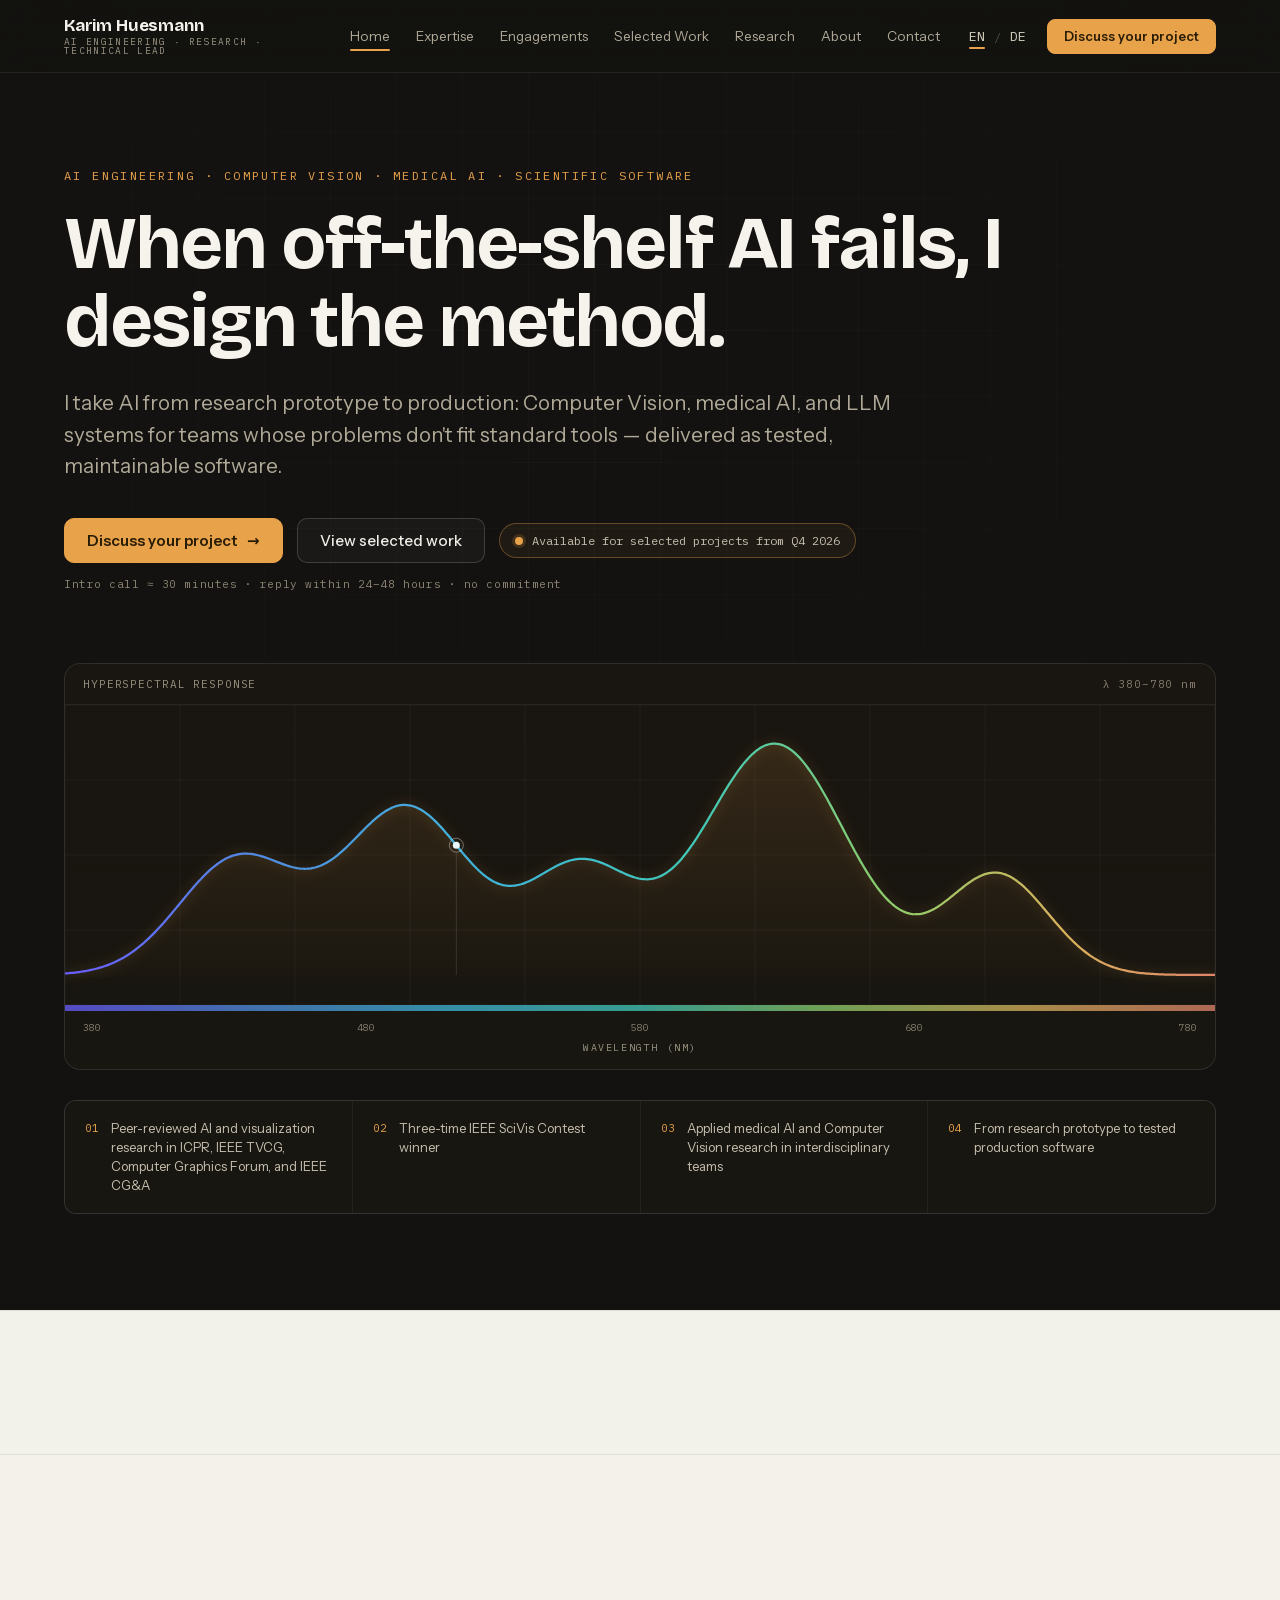
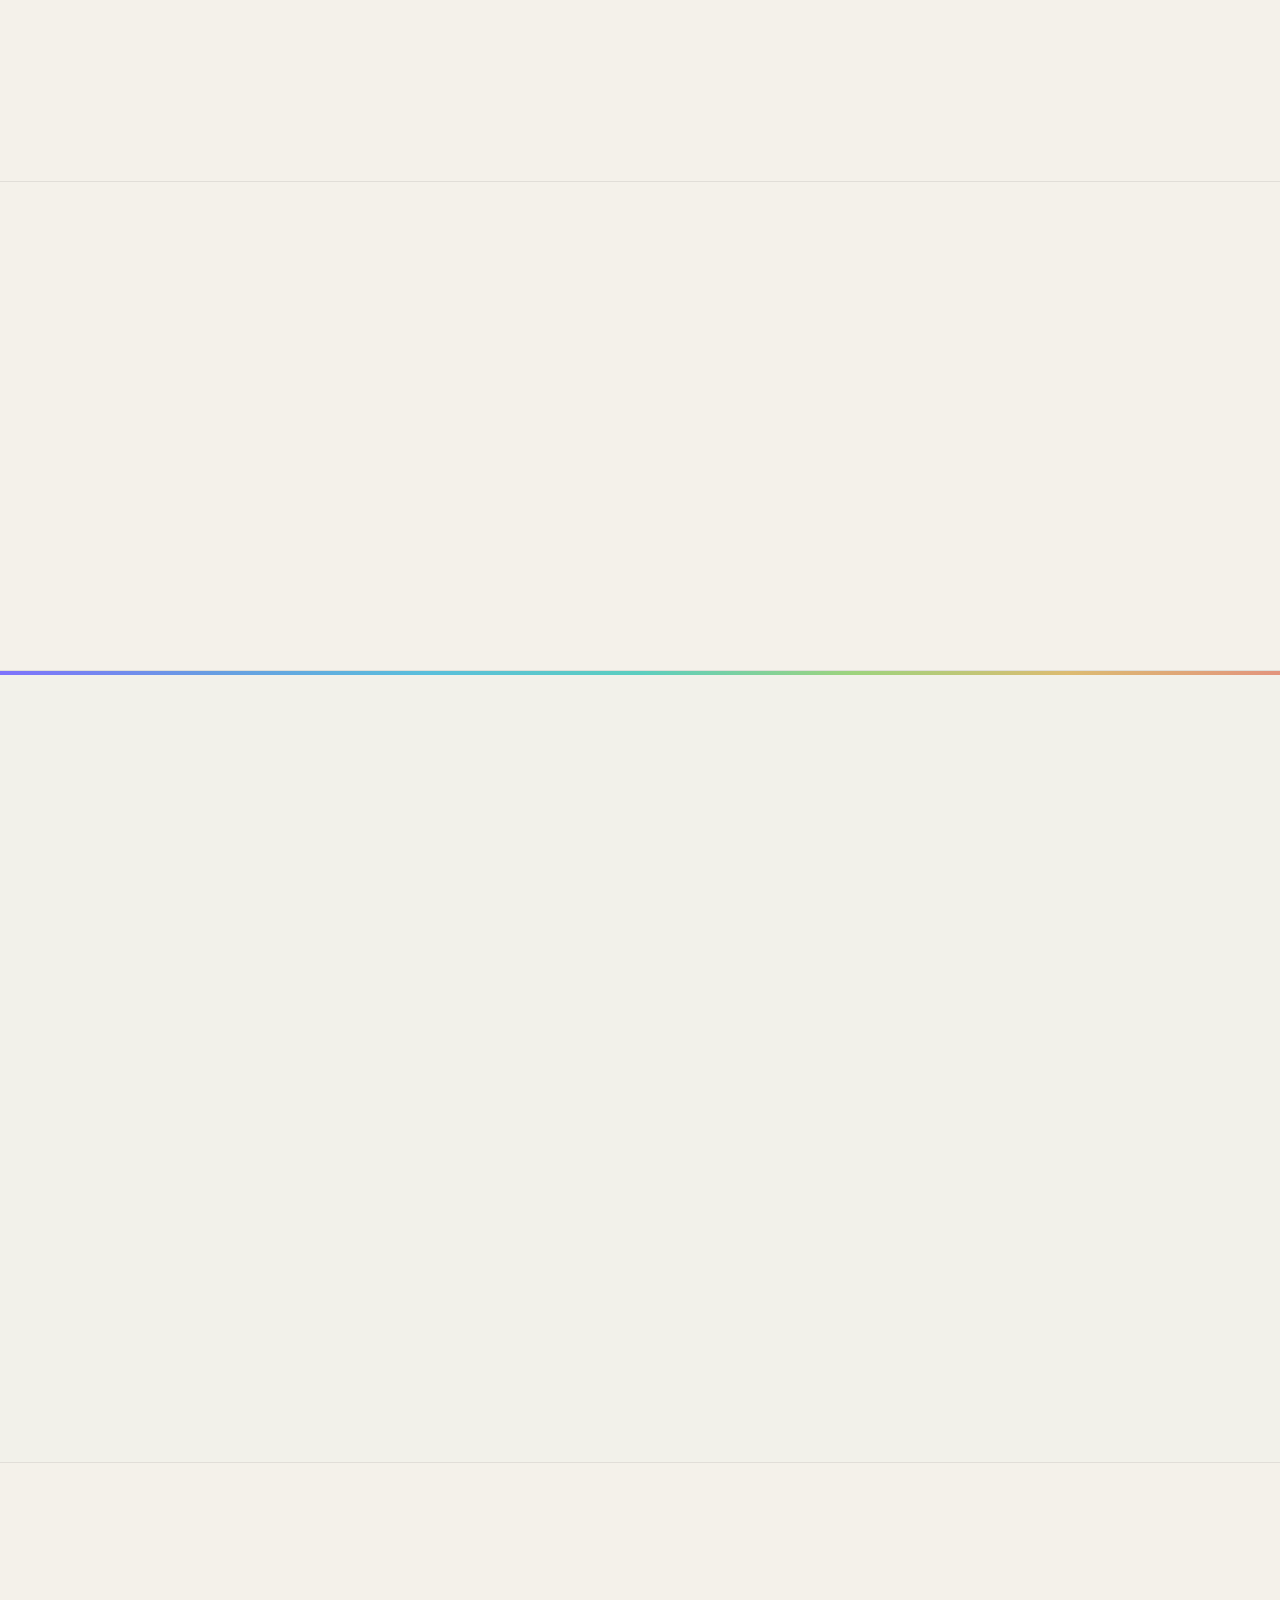
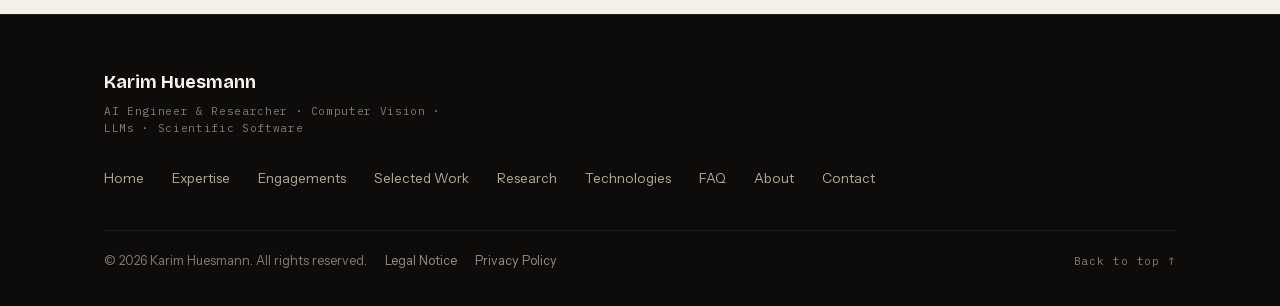
<file: index.html>
<!DOCTYPE html>
<!--
  Standalone hand-editable version of karimhuesmann.com.
  - All content is plain HTML below. English text lives in the elements;
    German translations live in data-de attributes on the same elements
    (the small script at the bottom swaps them).
  - Fonts are in ./fonts, icons and og-image in the site root.
  - All styling lives in styles.css (fonts, base rules, then one class per component,
    ordered top to bottom of the page). No inline styles.
-->
<html lang="en">
<head>
<meta charset="utf-8">
<meta name="viewport" content="width=device-width, initial-scale=1">
<title>Karim Huesmann | Freelance AI Engineer | Computer Vision, LLMs &amp; Medical AI</title>
<meta name="description" content="Freelance AI engineer and researcher in Münster, Germany. Computer Vision, LLM and RAG systems, medical imaging, and reproducible Python pipelines.">
<link rel="canonical" href="https://karimhuesmann.com/">
<meta name="robots" content="index,follow,max-image-preview:large">
<meta name="theme-color" content="#131210">
<link rel="icon" href="favicon.ico" sizes="48x48">
<link rel="icon" type="image/png" sizes="32x32" href="favicon-32x32.png">
<link rel="apple-touch-icon" href="apple-touch-icon.png">
<link rel="manifest" href="site.webmanifest">
<meta property="og:type" content="website">
<meta property="og:site_name" content="Karim Huesmann">
<meta property="og:title" content="Karim Huesmann | Freelance AI Engineer | Computer Vision, LLMs &amp; Medical AI">
<meta property="og:description" content="Freelance AI engineer and researcher in Münster, Germany. Computer Vision, LLM and RAG systems, medical imaging, and reproducible Python pipelines.">
<meta property="og:url" content="https://karimhuesmann.com/">
<meta property="og:image" content="https://karimhuesmann.com/og-image.png">
<meta property="og:image:width" content="1200">
<meta property="og:image:height" content="630">
<meta property="og:image:alt" content="Karim Huesmann, Freelance AI Engineer and Researcher: Computer Vision, LLMs and RAG, Medical AI, Scientific Software">
<meta property="og:locale" content="en_US">
<meta property="og:locale:alternate" content="de_DE">
<meta name="twitter:card" content="summary_large_image">
<meta name="twitter:title" content="Karim Huesmann | Freelance AI Engineer | Computer Vision, LLMs &amp; Medical AI">
<meta name="twitter:description" content="Freelance AI engineer and researcher in Münster, Germany. Computer Vision, LLM and RAG systems, medical imaging, and reproducible Python pipelines.">
<meta name="twitter:image" content="https://karimhuesmann.com/og-image.png">
<script type="application/ld+json">{"@context": "https://schema.org", "@graph": [{"@type": "Person", "@id": "https://karimhuesmann.com/#karim", "name": "Karim Huesmann", "url": "https://karimhuesmann.com/", "jobTitle": "Freelance AI Engineer and Researcher", "email": "mailto:karxxm@googlemail.com", "sameAs": ["https://scholar.google.de/citations?user=oMyql-AAAAAJ", "https://github.com/khuesmann", "https://dblp.org/pid/227/6052.html", "https://www.researchgate.net/profile/Karim-Huesmann"], "address": {"@type": "PostalAddress", "addressLocality": "Münster", "addressCountry": "DE"}, "affiliation": {"@type": "CollegeOrUniversity", "name": "University of Münster"}, "knowsLanguage": ["de", "en"], "knowsAbout": ["Computer Vision", "Hyperspectral Imaging", "Medical Image Analysis", "Whole-Slide Imaging", "Large Language Models", "Retrieval-Augmented Generation", "Embeddings", "Visual Analytics", "Scientific Visualization", "Machine Learning", "Deep Learning", "Python", "PyTorch", "TensorFlow", "Reproducible Research", "Data Pipelines"]}, {"@type": "WebSite", "@id": "https://karimhuesmann.com/#website", "url": "https://karimhuesmann.com/", "name": "Karim Huesmann", "inLanguage": ["en", "de"], "publisher": {"@id": "https://karimhuesmann.com/#karim"}}, {"@type": "ProfessionalService", "@id": "https://karimhuesmann.com/#service", "name": "Karim Huesmann · AI Engineering", "url": "https://karimhuesmann.com/", "image": "https://karimhuesmann.com/og-image.png", "description": "Freelance AI engineering and consulting: Computer Vision systems, LLM and RAG applications, AI prototyping and productization, data and research pipelines, technical consulting.", "provider": {"@id": "https://karimhuesmann.com/#karim"}, "address": {"@type": "PostalAddress", "addressLocality": "Münster", "addressCountry": "DE"}, "areaServed": "Remote / Europe"}, {"@type": "FAQPage", "@id": "https://karimhuesmann.com/#faq", "mainEntity": [{"@type": "Question", "name": "What types of AI projects do you work on?", "acceptedAnswer": {"@type": "Answer", "text": "Computer Vision and imaging systems, including hyperspectral and medical whole-slide pipelines, LLM and RAG applications with evaluation pipelines, and reproducible scientific software for data-intensive problems. Engagements range from prototypes to productization and technical consulting."}}, {"@type": "Question", "name": "Do you work remotely?", "acceptedAnswer": {"@type": "Answer", "text": "Yes. I work remote-first from Münster, Germany, with occasional on-site workshops or kick-offs across Europe."}}, {"@type": "Question", "name": "Can you develop Computer Vision systems?", "acceptedAnswer": {"@type": "Answer", "text": "Yes. I have built image-analysis pipelines covering calibration, preprocessing, segmentation, representation learning, and deep-learning classification for scientific and medical data, including hyperspectral imaging and whole-slide image processing."}}, {"@type": "Question", "name": "Can you help with LLM and RAG applications?", "acceptedAnswer": {"@type": "Answer", "text": "Yes. I design grounded LLM workflows with embeddings, semantic similarity, prompt engineering, and RAG, and I build repeated evaluation pipelines that measure them against established baselines."}}, {"@type": "Question", "name": "Do you collaborate with research teams?", "acceptedAnswer": {"@type": "Answer", "text": "Yes. I am an active researcher with peer-reviewed publications in IEEE TVCG, Computer Graphics Forum, and IEEE CG&A, and I have worked in interdisciplinary teams across computer science and medicine."}}, {"@type": "Question", "name": "How do you approach AI consulting projects?", "acceptedAnswer": {"@type": "Answer", "text": "I start with the problem and the data, test the hardest assumption early, and give an honest feasibility assessment. Development is hypothesis-driven with evaluation built in, and results are handed over as tested, maintainable software."}}, {"@type": "Question", "name": "Are you available for new projects?", "acceptedAnswer": {"@type": "Answer", "text": "Yes, for selected projects from Q4 2026. For larger engagements it helps to reach out early."}}]}]}</script>
<link rel="stylesheet" href="styles.css">
</head>
<body>
<div id="page">
<a class="kh-skip" href="#home"><span data-de="Zum Inhalt springen">Skip to content</span></a>

<header class="site-header">
  <div class="header-inner">
    <a class="brand" href="#home">
      <span class="brand-name">Karim Huesmann</span>
      <span class="brand-role"><span data-de="AI Engineering · Forschung · Technical Lead">AI Engineering · Research · Technical Lead</span></span>
    </a>
    <nav class="nav-desktop" data-desktop-nav="" aria-label="Primary">
      
        <a class="nav-link hv1" href="#home"><span data-de="Start">Home</span></a>
      
        <a class="nav-link hv1" href="#expertise">Expertise</a>
      
        <a class="nav-link hv1" href="#services"><span data-de="Zusammenarbeit">Engagements</span></a>
      
        <a class="nav-link hv1" href="#projects"><span data-de="Projekte">Selected Work</span></a>
      
        <a class="nav-link hv1" href="#research"><span data-de="Forschung">Research</span></a>
      
        <a class="nav-link hv1" href="#about"><span data-de="Über mich">About</span></a>
      
        <a class="nav-link hv1" href="#contact"><span data-de="Kontakt">Contact</span></a>
      
    </nav>
    <div class="header-actions">
      <div class="lang-switch">
        <button id="btn-en" class="lang-btn active" aria-pressed="true">EN</button>
        <span class="lang-divider">/</span>
        <button id="btn-de" class="lang-btn" aria-pressed="false">DE</button>
      </div>
      <a class="hv2 header-cta" data-desktop-nav="" href="#contact"><span data-de="Projekt besprechen">Discuss your project</span></a>
      <button class="burger" data-menu-btn="" id="menu-btn" aria-label="Menu" aria-expanded="false">
        <span class="burger-line"></span>
        <span class="burger-line"></span>
        <span class="burger-line"></span>
      </button>
    </div>
  </div>
  <div class="mobile-panel" data-mobile-panel="" id="mobile-panel" hidden>
      
        <a class="mobile-link" href="#home"><span data-de="Start">Home</span></a>
      
        <a class="mobile-link" href="#expertise">Expertise</a>
      
        <a class="mobile-link" href="#services"><span data-de="Zusammenarbeit">Engagements</span></a>
      
        <a class="mobile-link" href="#projects"><span data-de="Projekte">Selected Work</span></a>
      
        <a class="mobile-link" href="#research"><span data-de="Forschung">Research</span></a>
      
        <a class="mobile-link" href="#about"><span data-de="Über mich">About</span></a>
      
        <a class="mobile-link" href="#contact"><span data-de="Kontakt">Contact</span></a>
      
      <a class="mobile-cta" href="#contact"><span data-de="Projekt besprechen">Discuss your project</span></a>
    </div>
</header>

<main>
<section class="hero" id="home">
  <div class="hero-bg" aria-hidden="true"></div>
  <div class="hero-inner">
    <h1 class="hero-title">
      <span class="hero-eyebrow" data-hero-in=""><span data-de="AI Engineering · Computer Vision · Medical AI · Wissenschaftliche Software">AI Engineering · Computer Vision · Medical AI · Scientific Software</span></span>
      <span class="hero-headline" data-hero-in=""><span data-de="Wo Standard-KI scheitert, entwerfe ich die Methode.">When off-the-shelf AI fails, I design the method.</span></span>
    </h1>
    <p class="hero-sub" data-hero-in=""><span data-de="Ich bringe KI vom Forschungsprototyp in die Produktion: Computer-Vision-, Medical-AI- und LLM-Systeme für Teams, deren Probleme nicht in Standardwerkzeuge passen — übergeben als getestete, wartbare Software.">I take AI from research prototype to production: Computer Vision, medical AI, and LLM systems for teams whose problems don't fit standard tools — delivered as tested, maintainable software.</span></p>
    <div class="hero-actions" data-hero-in="">
      <a class="hv3 btn-primary" href="#contact"><span data-de="Projekt besprechen">Discuss your project</span> <span aria-hidden="true">→</span></a>
      <a class="hv4 btn-ghost" href="#projects"><span data-de="Ausgewählte Arbeiten ansehen">View selected work</span></a>
        <span class="avail-badge">
          <span class="avail-dot" data-pulse=""></span><span data-de="Verfügbar für ausgewählte Projekte ab Q4 2026">Available for selected projects from Q4 2026</span>
        </span>
    </div>
    <p class="hero-micro" data-hero-in=""><span data-de="Kennenlerngespräch ≈ 30 Min. · Antwort innerhalb von 24–48 h · unverbindlich">Intro call ≈ 30 minutes · reply within 24–48 hours · no commitment</span></p>
    <div class="hero-chart" data-hero-in="">
      <div class="chart-head">
        <span class="chart-label-strong">HYPERSPECTRAL RESPONSE</span>
        <span class="chart-label">λ 380–780 nm</span>
      </div>
      <div class="chart-body">
        <canvas class="canvas-block" id="hero-canvas" aria-hidden="true"></canvas>
      </div>
      <div class="spectrum-strip" aria-hidden="true"></div>
      <div class="chart-axis-wrap">
        <div class="chart-axis">
          <span>380</span><span>480</span><span>580</span><span>680</span><span>780</span>
        </div>
        <div class="chart-axis-title">Wavelength (nm)</div>
      </div>
    </div>
    <div class="trust-grid" data-hero-in="">
      
        <div class="trust-cell">
          <span class="trust-num">01</span>
          <span class="trust-text"><span data-de="Peer-reviewed Beiträge in ICPR und Visualisierungsforschung in IEEE TVCG, Computer Graphics Forum und IEEE CG&amp;A">Peer-reviewed AI and visualization research in ICPR, IEEE TVCG, Computer Graphics Forum, and IEEE CG&amp;A</span></span>
        </div>
      
        <div class="trust-cell">
          <span class="trust-num">02</span>
          <span class="trust-text"><span data-de="Dreifacher Gewinner des IEEE SciVis Contest">Three-time IEEE SciVis Contest winner</span></span>
        </div>

        <div class="trust-cell">
          <span class="trust-num">03</span>
          <span class="trust-text"><span data-de="Angewandte Medical-AI- und Computer-Vision-Forschung in interdisziplinären Teams">Applied medical AI and Computer Vision research in interdisciplinary teams</span></span>
        </div>

        <div class="trust-cell">
          <span class="trust-num">04</span>
          <span class="trust-text"><span data-de="Vom Forschungsprototyp zu getesteter, produktionsreifer Software">From research prototype to tested production software</span></span>
        </div>
      
    </div>
  </div>
</section>

<section class="stats-strip" aria-label="Key numbers">
  <div class="container stats-row" data-reveal="">
    <div class="stat-cell">
      <span class="stat-num">6+</span>
      <span class="stat-label"><span data-de="Begutachtete Publikationen, 2020–2025">peer-reviewed publications, 2020–2025</span></span>
    </div>
    <div class="stat-cell">
      <span class="stat-num">3×</span>
      <span class="stat-label"><span data-de="IEEE SciVis Contest Gewinner">IEEE SciVis Contest winner</span></span>
    </div>
    <div class="stat-cell">
      <span class="stat-num">3</span>
      <span class="stat-label"><span data-de="Führende Journals und Konferenzen: ICPR · IEEE TVCG · CGF · IEEE CG&amp;A">leading journals and conferences: ICPR · IEEE TVCG · CGF · IEEE CG&amp;A</span></span>
    </div>
    <div class="stat-cell">
      <span class="stat-num">5</span>
      <span class="stat-label"><span data-de="Problemdomänen, von Medical AI bis LLM-Systeme">problem domains, from medical AI to LLM systems</span></span>
    </div>
  </div>
</section>

<section class="section" id="expertise">
  <div class="container">
    <div class="section-head" data-reveal="">
      <p class="eyebrow">Expertise</p>
      <h2 class="section-title"><span data-de="Fähigkeiten, belegt durch gebaute Systeme">Capabilities grounded in built systems</span></h2>
      <p class="section-intro"><span data-de="Gruppiert nach Problem, nicht nach Werkzeug. Hinter jedem Bereich stehen Systeme, die ich entworfen, implementiert und evaluiert habe — in Forschung und in Engineering-Projekten.">Grouped by problem, not by tool. Behind every area are systems I have designed, implemented, and evaluated — in research and in engineering projects.</span></p>
    </div>
    <div class="block-gap" data-reveal="">
      <article class="feature-card">
        <div class="spectrum-top" aria-hidden="true"></div>
        <div>
          <span class="num-accent">01</span>
          <h3 class="feature-title"><span data-de="Computer Vision &amp; wissenschaftliche Bildgebung">Computer Vision &amp; Scientific Imaging</span></h3>
          <p class="feature-desc"><span data-de="Hyperspektrale Bildgebungs-Workflows von Kalibrierung über räumliche Ausrichtung und spektrale Vorverarbeitung bis zu Dimensionsreduktion und KI-gestützter Analyse. Deep-Learning-Pipelines für große medizinische Bilddatensätze, einschließlich Whole-Slide-Verarbeitung, Patch-Extraktion und Tumoranalyse.">Built hyperspectral imaging workflows covering calibration, spatial alignment, spectral preprocessing, dimensionality reduction, and AI-assisted analysis. Developed deep-learning pipelines for large medical image datasets, including whole-slide processing, patch extraction, and tumor analysis.</span></p>
        </div>
        <div class="feature-tags">
          
            <span class="chip-lg"><span data-de="Hyperspektrale Bildgebung">Hyperspectral Imaging</span></span>
          
            <span class="chip-lg"><span data-de="Medizinische Bildanalyse">Medical Image Analysis</span></span>
          
            <span class="chip-lg"><span data-de="Kalibrierung">Calibration</span></span>
          
            <span class="chip-lg"><span data-de="Segmentierung">Segmentation</span></span>
          
            <span class="chip-lg">Representation Learning</span>
          
            <span class="chip-lg">PCA / UMAP / MDS</span>
          
        </div>
      </article>
    </div>
    <div class="cards-grid" data-reveal="">
      
        <article class="hv5 card">
          <span class="num-accent">02</span>
          <h3 class="card-title"><span data-de="LLM-Systeme">LLM Systems</span></h3>
          <p class="card-desc"><span data-de="Entwurf und Evaluation von Verfahren, die kategoriale Daten mit LLMs in aussagekräftige numerische Repräsentationen überführen. Wiederholbare Evaluations-Pipelines, Embeddings, semantische Ähnlichkeitsanalyse und RAG-basierte Workflows.">Designed and evaluated methods that use LLMs to transform categorical data into meaningful numerical representations. Built repeated evaluation pipelines, embeddings, semantic similarity analysis, and RAG-based workflows.</span></p>
          <div class="tag-row">
            
              <span class="chip">Embeddings</span>
            
              <span class="chip">RAG</span>
            
              <span class="chip">Prompt Engineering</span>
            
              <span class="chip"><span data-de="Evaluations-Pipelines">Evaluation Pipelines</span></span>
            
          </div>
        </article>
      
        <article class="hv5 card">
          <span class="num-accent">03</span>
          <h3 class="card-title"><span data-de="Visualisierung &amp; Visual Analytics">Visualization &amp; Visual Analytics</span></h3>
          <p class="card-desc"><span data-de="Forschung zu Visual Analytics, Ähnlichkeitsvisualisierung und KI-gestützter Visualisierung, publiziert in führenden Venues. Ich mache hochdimensionale und raum-zeitliche Daten für Fachexperten interpretierbar.">Research in visual analytics, similarity visualization, and AI-assisted visualization, published in leading venues. I make high-dimensional and spatio-temporal data interpretable for domain experts.</span></p>
          <div class="tag-row">
            
              <span class="chip">Visual Analytics</span>
            
              <span class="chip"><span data-de="Ähnlichkeitsvisualisierung">Similarity Visualization</span></span>
            
              <span class="chip"><span data-de="Raum-zeitliche Daten">Spatio-temporal Data</span></span>
            
              <span class="chip"><span data-de="Dimensionsreduktion">Dimensionality Reduction</span></span>
            
          </div>
        </article>
      
        <article class="hv5 card">
          <span class="num-accent">04</span>
          <h3 class="card-title"><span data-de="Datenintensive Software">Data-Intensive Software</span></h3>
          <p class="card-desc"><span data-de="Reproduzierbare Pipelines für große Datensätze, SQL-gestützte Systeme, Batch-Verarbeitung sowie GPU- und HPC-Workflows, einschließlich Optimierungsarbeit an rund 30 GB MS-SQL-Daten.">Built reproducible pipelines for large datasets, SQL-backed systems, batch processing, and GPU and HPC workflows, including optimization work on roughly 30 GB of MS SQL data.</span></p>
          <div class="tag-row">
            
              <span class="chip"><span data-de="Reproduzierbare Pipelines">Reproducible Pipelines</span></span>
            
              <span class="chip">SQL / MS SQL</span>
            
              <span class="chip"><span data-de="Batch-Verarbeitung">Batch Processing</span></span>
            
              <span class="chip">HPC / Slurm</span>
            
          </div>
        </article>
      
        <article class="hv5 card">
          <span class="num-accent">05</span>
          <h3 class="card-title">Software Engineering</h3>
          <p class="card-desc"><span data-de="Robuste Python-Anwendungen mit Tests, Containern, CI/CD und REST-APIs. Ich überführe Forschungsprototypen in wartbare, getestete Systeme.">Robust Python applications with testing, containers, CI/CD, and REST APIs. I turn research prototypes into maintainable, tested systems.</span></p>
          <div class="tag-row">
            
              <span class="chip">Python</span>
            
              <span class="chip">PyTorch</span>
            
              <span class="chip">Docker</span>
            
              <span class="chip">PyTest</span>
            
              <span class="chip">FastAPI</span>
            
              <span class="chip">CI/CD</span>
            
          </div>
        </article>
      
    </div>
  </div>
</section>

<section class="section" id="services">
  <div class="split-grid">
    <div data-reveal="">
      <p class="eyebrow"><span data-de="Engagement-Modelle">Engagement Models</span></p>
      <h2 class="split-title"><span data-de="Drei Formen der Zusammenarbeit">Three ways we can work together</span></h2>
      <p class="services-intro"><span data-de="Ich übernehme eine kleine Zahl von Projekten mit forschungsnahen Teams — Biotech- und Medizintechnik-Unternehmen, wissenschaftlichen Laboren und Engineering-Teams, die mit hochdimensionalen Daten arbeiten. Jedes Engagement wird um das zu lösende Problem herum geplant, nicht um ein festes Toolkit.">I take on a small number of projects with research-driven teams — biotech and medical-device companies, scientific R&amp;D labs, and engineering teams working with high-dimensional data. Each engagement is scoped around the problem to solve, not around a fixed toolkit.</span></p>
    </div>
    <div data-reveal="">

        <div class="service-row">
          <span class="diamond"></span>
          <div>
            <div class="service-title-row">
              <h3 class="service-title"><span data-de="Beratung &amp; Machbarkeits-Audit">Advisory &amp; Feasibility Audit</span></h3>
              <span class="mini-label"><span data-de="1–2 Wochen">1–2 weeks</span></span>
            </div>
            <p class="service-desc"><span data-de="Ein fokussiertes Scoping-Engagement: Architektur-Review, Modell-Machbarkeit, Analyse von Engpässen in GPU- und Datenpipelines und eine Datenstrategie. Sie erhalten eine Architekturempfehlung mit einem ehrlichen Go/No-Go samt Begründung — bevor Sie ein volles Entwicklungsbudget binden.">A focused scoping engagement: architecture review, model feasibility, GPU and data-pipeline bottleneck analysis, and data strategy. You get an architecture recommendation with an honest go/no-go and the reasoning behind it — before you commit a full development budget.</span></p>
          </div>
        </div>

        <div class="service-row">
          <span class="diamond"></span>
          <div>
            <div class="service-title-row">
              <h3 class="service-title"><span data-de="Implementierung &amp; Lead AI Engineering">Core Implementation &amp; Lead AI Engineering</span></h3>
              <span class="mini-label"><span data-de="Projektbasiert">Project-based</span></span>
            </div>
            <p class="service-desc"><span data-de="Eingebettete Umsetzung des Systems selbst — Computer-Vision-Pipelines, LLM- und RAG-Anwendungen, wissenschaftliche Software. Vom ersten Prototyp über die Evaluation bis zur getesteten, dokumentierten Übergabe.">Embedded delivery of the system itself — Computer Vision pipelines, LLM and RAG applications, scientific software. From first prototype through evaluation to a tested, documented handover.</span></p>
          </div>
        </div>

        <div class="service-row">
          <span class="diamond"></span>
          <div>
            <div class="service-title-row">
              <h3 class="service-title"><span data-de="Research-to-Production-Retainer">Research-to-Production Retainer</span></h3>
              <span class="mini-label"><span data-de="Wenige Tage pro Monat">A few days per month</span></span>
            </div>
            <p class="service-desc"><span data-de="Fraktionale technische Leitung für interne R&amp;D-Teams: Algorithmen verfeinern, Evaluations-Pipelines aufsetzen und Forschungscode für den Produktivbetrieb härten.">Fractional technical-lead support for internal R&amp;D teams: refining algorithms, establishing evaluation pipelines, and hardening research code for production.</span></p>
          </div>
        </div>

        <div class="mt-22">
          <a class="hv4 btn-secondary" href="#contact-project"><span data-de="Unverbindliches Gespräch starten">Start the conversation</span> <span aria-hidden="true">→</span></a>
        </div>

    </div>
  </div>
</section>

<section class="section" id="projects">
  <div class="container">
    <div class="section-head" data-reveal="">
      <p class="eyebrow"><span data-de="Ausgewählte Arbeiten">Selected Work</span></p>
      <h2 class="section-title"><span data-de="Fallstudien aus Forschung und Engineering">Case studies from research and engineering</span></h2>
      <p class="section-intro"><span data-de="Diese Fallstudien zeigen, wie ich KI-Probleme ohne offensichtliche Lösung angehe — und was am Ende bleibt: funktionierende, wartbare Software. Wo messbare Ergebnisse noch nicht publiziert sind, beschreibe ich den Stand präzise, statt Zahlen zu erfinden.">These case studies show how I approach AI problems that lack an obvious solution — and what remains at the end: working, maintainable software. Where measurable results are not yet published, I describe the state precisely instead of inventing numbers.</span></p>
    </div>
    <div class="projects-grid" data-reveal="">
      
        <article class="hv6 project-card">
          <div class="project-media">
            
              <canvas class="card-viz canvas-block" aria-hidden="true" data-viz="spectral"></canvas>
            
            
            <span class="project-num-badge">01</span>
          </div>
          <div class="project-body">
            <span class="project-tag"><span data-de="Wissenschaftliche Bildgebung · Hyperspektral">Scientific Imaging · Hyperspectral</span></span>
            <h3 class="project-title"><span data-de="Hyperspektrale Bildgebung und Kalibrierung">Hyperspectral Imaging and Calibration</span></h3>
            <div class="project-rows">
              <div class="project-row">
                <span class="project-label"><span data-de="Herausforderung">Challenge</span></span>
                <span class="project-text"><span data-de="Hyperspektralkameras erzeugen hochdimensionale Daten, die sorgfältige Kalibrierung, Ausrichtung und Vorverarbeitung erfordern, bevor verlässliche Aussagen möglich sind.">Hyperspectral cameras produce high-dimensional data that requires careful calibration, alignment, and preprocessing before reliable conclusions can be drawn.</span></span>
              </div>
              <div class="project-row">
                <span class="project-label"><span data-de="Technisches Vorgehen">Engineering approach</span></span>
                <span class="project-text"><span data-de="Kalibrierungs-Workflows implementiert und verbessert, distanzabhängige Effekte wie räumliche Kanalverschiebungen und Parallaxe analysiert sowie spektrale Vorverarbeitung, Clustering und Dimensionsreduktion evaluiert.">Implemented and improved calibration workflows, analyzed distance-dependent effects such as spatial channel shifts and parallax, and evaluated spectral preprocessing, clustering, and dimensionality-reduction techniques.</span></span>
              </div>
              <div class="project-row">
                <span class="project-label"><span data-de="Mein Beitrag">My contribution</span></span>
                <span class="project-text"><span data-de="Software für wiederholbare Messungen und Analysen entworfen und gebaut, von Rohsensordaten bis zu kalibrierten, analysierbaren Spektren.">Designed and built the software for repeatable measurements and analysis, from raw sensor data to calibrated, analyzable spectra.</span></span>
              </div>
            </div>
            <div class="status-box">
              <span class="status-label"><span data-de="Ergebnis">Outcome</span></span>
              <span class="status-text"><span data-de="Wiederholbare Analysen ermöglicht und Kalibrierungseffekte sichtbar gemacht, die nachgelagerte Ergebnisse sonst verzerren würden.">Enabled repeatable analysis and revealed calibration-related effects that would otherwise distort downstream results.</span></span>
            </div>
            <div class="tag-row">
              
                <span class="chip">Python</span>
              
                <span class="chip">NumPy</span>
              
                <span class="chip">SciPy</span>
              
                <span class="chip">scikit-learn</span>
              
            </div>
          </div>
        </article>
      
        <article class="hv6 project-card">
          <div class="project-media">
            <img class="project-img" src="wsi-hypophysis.jpg" width="1100" height="916" loading="lazy" decoding="async" alt="Hematoxylin and eosin stained pituitary whole-slide image">
            <span class="project-media-caption"><span data-de="H&amp;E · Hypophysen-Whole-Slide-Image">H&amp;E · pituitary whole-slide image</span></span>
            <span class="project-num-badge">02</span>
          </div>
          <div class="project-body">
            <span class="project-tag"><span data-de="Medical AI · Digitale Pathologie">Medical AI · Digital Pathology</span></span>
            <h3 class="project-title"><span data-de="Analyse medizinischer Whole-Slide-Images">Medical Whole-Slide Image Analysis</span></h3>
            <div class="project-rows">
              <div class="project-row">
                <span class="project-label"><span data-de="Herausforderung">Challenge</span></span>
                <span class="project-text"><span data-de="Whole-Slide-Images sind riesig und heterogen; tumorrelevante Signale lassen sich mit Standard-Workflows kaum verlässlich extrahieren.">Whole-slide images are enormous and heterogeneous, and tumor-relevant signal is difficult to extract reliably with standard workflows.</span></span>
              </div>
              <div class="project-row">
                <span class="project-label"><span data-de="Technisches Vorgehen">Engineering approach</span></span>
                <span class="project-text"><span data-de="Pipelines für Whole-Slide-Verarbeitung, Patch-Extraktion und Datensatzvorbereitung entwickelt sowie Representation-Learning- und Klassifikationsansätze für Tumorklassifikation und -grading trainiert.">Developed pipelines for whole-slide image processing, patch extraction, and dataset preparation, and trained representation-learning and classification approaches for tumor classification and grading.</span></span>
              </div>
              <div class="project-row">
                <span class="project-label"><span data-de="Mein Beitrag">My contribution</span></span>
                <span class="project-text"><span data-de="Verarbeitungspipelines und Werkzeuge zur Sichtung von Bildregionen und extrahierten Patches gebaut, in enger Zusammenarbeit mit medizinischen Forschern. Aufgrund der medizinischen Natur des Projekts habe ich Methoden aus der erklärbaren KI (XAI) wie Grad-CAM eingesetzt, um Modellvorhersagen auf die zugrunde liegenden Geweberegionen zurückführbar zu machen.">Built the processing pipelines and the tools for reviewing image regions and extracted patches, collaborating closely with medical researchers. Given the medical nature of the project, I applied methods from explainable AI (XAI) such as Grad-CAM, so model predictions could be traced back to the tissue regions driving them.</span></span>
              </div>
            </div>
            <div class="status-box">
              <span class="status-label"><span data-de="Ergebnis">Outcome</span></span>
              <span class="status-text"><span data-de="Eine wiederverwendbare, erklärbare Grundlage für Tumoranalysen auf großen medizinischen Bilddatensätzen geschaffen — mit Datenaufbereitung, Training und Evaluation in wartbaren Komponenten getrennt, sodass Experimente reproduzierbar bleiben.">Created a reusable, explainable foundation for tumor analysis on large medical image datasets — with data preparation, training, and evaluation separated into maintainable components that keep experiments reproducible.</span></span>
            </div>
            <div class="tag-row">
              
                <span class="chip">PyTorch</span>
              
                <span class="chip">OpenSlide</span>

                <span class="chip">Python</span>

                <span class="chip">Deep Learning</span>

                <span class="chip">Grad-CAM / XAI</span>

            </div>
          </div>
        </article>

        <article class="hv6 project-card">
          <div class="project-media">

              <canvas class="card-viz canvas-block" aria-hidden="true" data-viz="embedding"></canvas>
            
            
            <span class="project-num-badge">03</span>
          </div>
          <div class="project-body">
            <span class="project-tag"><span data-de="LLM-Systeme · Embeddings">LLM Systems · Embeddings</span></span>
            <h3 class="project-title"><span data-de="LLM-basierte Repräsentation kategorialer Daten">LLM-Based Categorical Data Representation</span></h3>
            <div class="project-rows">
              <div class="project-row">
                <span class="project-label"><span data-de="Herausforderung">Challenge</span></span>
                <span class="project-text"><span data-de="Kategorialen Variablen fehlen oft aussagekräftige numerische Repräsentationen für Ähnlichkeitsanalyse und Visualisierung.">Categorical variables often lack meaningful numerical representations for similarity analysis and visualization.</span></span>
              </div>
              <div class="project-row">
                <span class="project-label"><span data-de="Technisches Vorgehen">Engineering approach</span></span>
                <span class="project-text"><span data-de="Experimentelle Pipeline entworfen, die mit LLMs semantische Merkmale und numerische Zuordnungen ableitet, mit wiederholten Läufen und statistischer Evaluation von Ähnlichkeit und Ordnung gegen etablierte Baselines.">Designed an experimental pipeline that uses LLMs to derive semantic traits and numerical assignments, with repeated runs and statistical evaluation of similarity and ordering against traditional baselines.</span></span>
              </div>
              <div class="project-row">
                <span class="project-label"><span data-de="Mein Beitrag">My contribution</span></span>
                <span class="project-text"><span data-de="Methode und automatisierte Evaluation entworfen und die Ergebnisse in Visualisierungs-Workflows integriert.">Designed the method and the automated evaluation, and integrated the results into visualization workflows.</span></span>
              </div>
            </div>
            <div class="status-box">
              <span class="status-label"><span data-de="Ergebnis">Outcome</span></span>
              <span class="status-text"><span data-de="Systematischen Vergleich LLM-basierter Repräsentationen mit etablierten Verfahren ermöglicht, als Teil laufender Visualisierungsforschung.">Supported systematic comparison of LLM-derived representations with established methods, as part of ongoing visualization research.</span></span>
            </div>
            <div class="tag-row">
              
                <span class="chip">Python</span>
              
                <span class="chip">LLM APIs</span>
              
                <span class="chip">Embeddings</span>
              
                <span class="chip"><span data-de="Statistische Evaluation">Statistical Evaluation</span></span>
              
            </div>
          </div>
        </article>
      
        <article class="hv6 project-card project-extra">
          <div class="project-media">

              <canvas class="card-viz canvas-block" aria-hidden="true" data-viz="trajectory"></canvas>
            
            
            <span class="project-num-badge">04</span>
          </div>
          <div class="project-body">
            <span class="project-tag"><span data-de="Data Engineering · HPC">Data Engineering · HPC</span></span>
            <h3 class="project-title"><span data-de="Großskalige Daten- und Forschungspipelines">Large-Scale Data and Research Pipelines</span></h3>
            <div class="project-rows">
              <div class="project-row">
                <span class="project-label"><span data-de="Herausforderung">Challenge</span></span>
                <span class="project-text"><span data-de="Große Forschungs- und Unternehmensdatensätze werden mit dem Wachstum langsam abzufragen und schwer verlässlich zu verarbeiten.">Large research and business datasets become slow to query and difficult to process reliably as they grow.</span></span>
              </div>
              <div class="project-row">
                <span class="project-label"><span data-de="Technisches Vorgehen">Engineering approach</span></span>
                <span class="project-text"><span data-de="Datenzugriff und -verarbeitung für rund 30 GB MS-SQL-Daten optimiert und automatisierte, verlässliche Datenverarbeitungs-Workflows um strukturierte Datenbanken gebaut.">Optimized data access and processing for roughly 30 GB of MS SQL data and built automated, reliable data-processing workflows around structured databases.</span></span>
              </div>
              <div class="project-row">
                <span class="project-label"><span data-de="Mein Beitrag">My contribution</span></span>
                <span class="project-text"><span data-de="Datenbankoptimierung und die Python-Anwendungen implementiert, die analytische Pipelines mit den Daten verbinden.">Implemented the database optimization and the Python applications connecting analytical pipelines to the data.</span></span>
              </div>
            </div>
            <div class="status-box">
              <span class="status-label"><span data-de="Ergebnis">Outcome</span></span>
              <span class="status-text"><span data-de="Robustheit des Workflows verbessert und manuelle Verarbeitung reduziert.">Improved the robustness of the workflow and reduced manual processing.</span></span>
            </div>
            <div class="tag-row">
              
                <span class="chip">Python</span>
              
                <span class="chip">MS SQL</span>
              
                <span class="chip"><span data-de="Batch-Verarbeitung">Batch Processing</span></span>
              
                <span class="chip">Docker</span>

            </div>
          </div>
        </article>

        <article class="hv6 project-card project-extra">
          <div class="project-media">

              <div class="media-placeholder">
                <span class="media-placeholder-label"><span data-de="Hochdimensionale Daten · interaktive Projektionen">high-dimensional data · interactive projections</span></span>
              </div>

            <span class="project-num-badge">05</span>
          </div>
          <div class="project-body">
            <span class="project-tag"><span data-de="Visual Analytics · Dimensionsreduktion">Visual Analytics · Dimensionality Reduction</span></span>
            <h3 class="project-title"><span data-de="Visualisierung hochdimensionaler Daten">Visualizing High-Dimensional Data</span></h3>
            <div class="project-rows">
              <div class="project-row">
                <span class="project-label"><span data-de="Herausforderung">Challenge</span></span>
                <span class="project-text"><span data-de="Bei Daten mit hunderten Dimensionen verbergen Standard-Diagramme mehr, als sie zeigen — Fachexperten können ihren eigenen Datensätzen nicht trauen.">When data has hundreds of dimensions, standard plots hide more than they show — leaving domain experts unable to trust their own datasets.</span></span>
              </div>
              <div class="project-row">
                <span class="project-label"><span data-de="Technisches Vorgehen">Engineering approach</span></span>
                <span class="project-text"><span data-de="Visualisierungsmethoden entworfen, die Dimensionsreduktion, Machine Learning und interaktive Visual Analytics kombinieren, um verborgene Strukturen in hochdimensionalen Daten sichtbar zu machen.">Designed visualization methods combining dimensionality reduction, machine learning, and interactive visual analytics to reveal hidden structures within high-dimensional data.</span></span>
              </div>
              <div class="project-row">
                <span class="project-label"><span data-de="Mein Beitrag">My contribution</span></span>
                <span class="project-text"><span data-de="Die Methoden im Rahmen meiner Forschung entwickelt und implementiert, vom Prototyp bis zur Evaluation mit Fachexperten.">Developed and implemented the methods as part of my research, from prototype to evaluation with domain experts.</span></span>
              </div>
            </div>
            <div class="status-box">
              <span class="status-label"><span data-de="Ergebnis">Outcome</span></span>
              <span class="status-text"><span data-de="Neuartige, in führenden Venues publizierte Visualisierungsansätze beigetragen, die Forschern die Exploration komplexer Datensätze erleichtern.">Contributed novel visualization approaches published in leading venues, enabling researchers to better explore and understand complex datasets.</span></span>
            </div>
            <div class="tag-row">

                <span class="chip"><span data-de="Visualisierung">Visualization</span></span>

                <span class="chip">Visual Analytics</span>

                <span class="chip">PCA / UMAP / MDS</span>

                <span class="chip">Machine Learning</span>

            </div>
          </div>
        </article>

    </div>
    <div class="projects-more-row" data-reveal="">
      <button class="hv4 btn-secondary" id="projects-toggle" type="button"><span aria-hidden="true">↓</span> <span data-de="Alle Engineering-Highlights anzeigen">View all engineering highlights</span></button>
    </div>
  </div>
</section>

<section class="section" id="research">
  <div class="container">
    <div class="section-head-wide" data-reveal="">
      <p class="eyebrow"><span data-de="Forschung">Research</span></p>
      <h2 class="section-title"><span data-de="Forschung, die sich in Engineering übersetzt">Research that translates into engineering</span></h2>
      <p class="section-intro"><span data-de="Forschung ist hier keine Randnotiz — sie ist die Quelle meiner Engineering-Standards. Peer-Review erzwingt präzise Problemstellungen, ehrliche Evaluation gegen Baselines und reproduzierbare Ergebnisse. Kundenprojekte messe ich an derselben Latte.">Research is not a side note here — it is where my engineering standards come from. Peer review forces precise problem statements, honest evaluation against baselines, and reproducible results. I hold client projects to the same bar.</span></p>
    </div>
    <div class="research-grid" data-reveal="">
      <ul class="plain-list">
        
          <li class="bullet-row">
            <span class="diamond"></span>
            <span class="bullet-text"><span data-de="Begutachtete Publikationen in IEEE Transactions on Visualization and Computer Graphics, Computer Graphics Forum und IEEE Computer Graphics and Applications">Peer-reviewed publications in IEEE Transactions on Visualization and Computer Graphics, Computer Graphics Forum, and IEEE Computer Graphics and Applications</span></span>
          </li>
        
          <li class="bullet-row">
            <span class="diamond"></span>
            <span class="bullet-text"><span data-de="Kumulative Dissertation in Visualisierung an der Universität Münster in Arbeit">Cumulative dissertation in visualization in progress at the University of Münster</span></span>
          </li>

          <li class="bullet-row">
            <span class="diamond"></span>
            <span class="bullet-text"><span data-de="Lehre in Computergrafik und Visualisierung sowie Betreuung von Studierenden an der Universität Münster">Taught Computer Graphics and Visualization and supervised students at the University of Münster</span></span>
          </li>

          <li class="bullet-row">
            <span class="diamond"></span>
            <span class="bullet-text"><span data-de="Drei Siege im IEEE SciVis Contest">Three IEEE SciVis Contest wins</span></span>
          </li>
        
          <li class="bullet-row">
            <span class="diamond"></span>
            <span class="bullet-text"><span data-de="Forschungsthemen: Visual Analytics, Ähnlichkeitsvisualisierung, Dimensionsreduktion, raum-zeitliche Daten">Research topics include visual analytics, similarity visualization, dimensionality reduction, and spatio-temporal data</span></span>
          </li>
        
          <li class="bullet-row">
            <span class="diamond"></span>
            <span class="bullet-text"><span data-de="Interdisziplinäre Zusammenarbeit zwischen Informatik und Medizin">Interdisciplinary collaboration between computer science and medicine</span></span>
          </li>
        
      </ul>
      <div class="pub-card">
        <p class="pub-head"><span data-de="Ausgewählte Publikationen">Selected publications</span></p>
        <div class="pub-list">
          
            <div class="pub-item">
              <div class="pub-meta"><span class="accent">IEEE TVCG</span><span class="muted">2025</span></div>
              <a class="hv7 pub-link" href="https://doi.org/10.1109/TVCG.2024.3460652" target="_blank" rel="noopener">Large Language Models for Transforming Categorical Data to Interpretable Feature Vectors</a>
            </div>
          
            <div class="pub-item">
              <div class="pub-meta"><span class="accent">Computer Graphics Forum</span><span class="muted">2022</span></div>
              <a class="hv7 pub-link" href="https://doi.org/10.1111/cgf.14548" target="_blank" rel="noopener">SimilarityNet: A Deep Neural Network for Similarity Analysis Within Spatio-temporal Ensembles</a>
            </div>
          
            <div class="pub-item">
              <div class="pub-meta"><span class="accent">Computer Graphics Forum</span><span class="muted">2021</span></div>
              <a class="hv7 pub-link" href="https://doi.org/10.1111/cgf.14326" target="_blank" rel="noopener">Uncertainty-aware Visualization of Regional Time Series Correlation in Spatio-temporal Ensembles</a>
            </div>
          
            <div class="pub-item">
              <div class="pub-meta"><span class="accent">IEEE CG&amp;A</span><span class="muted">2024</span></div>
              <a class="hv7 pub-link" href="https://doi.org/10.1109/MCG.2023.3310298" target="_blank" rel="noopener">2022 IEEE Scientific Visualization Contest Winner: Multifield Analysis of Vorticity-Driven Lateral Spread in Wildfire Ensembles</a>
            </div>
          
            <div class="pub-item">
              <div class="pub-meta"><span class="accent">IEEE CG&amp;A</span><span class="muted">2020</span></div>
              <a class="hv7 pub-link" href="https://doi.org/10.1109/MCG.2019.2915215" target="_blank" rel="noopener">Aggregated Ensemble Views for Deep Water Asteroid Impact Simulations</a>
            </div>
          
            <div class="pub-item">
              <div class="pub-meta"><span class="accent">ICPR Workshops</span><span class="muted">2021</span></div>
              <a class="hv7 pub-link" href="https://doi.org/10.1007/978-3-030-68796-0_10" target="_blank" rel="noopener">The Impact of Activation Sparsity on Overfitting in Convolutional Neural Networks</a>
            </div>
          
          <a class="pub-more" href="https://scholar.google.de/citations?user=oMyql-AAAAAJ" target="_blank" rel="noopener"><span data-de="Vollständige Publikationsliste auf Google Scholar →">Full publication list on Google Scholar →</span></a>
        </div>
      </div>
    </div>
  </div>
</section>

<section class="section" id="technologies">
  <div class="container">
    <div class="section-head" data-reveal="">
      <p class="eyebrow"><span data-de="Technologien">Technologies</span></p>
      <h2 class="section-title"><span data-de="Werkzeuge, mit denen ich arbeite">Tools I work with</span></h2>
      <p class="section-intro"><span data-de="Das Problem steht an erster Stelle; dies sind die Werkzeuge, mit denen ich es löse. Für technische Leser, die die Details sehen wollen.">The problem comes first; these are the tools I reach for to solve it. For technical readers who want the details.</span></p>
    </div>
    <div class="tech-table tech-collapsed" id="tech-table" data-reveal="">
      
        <div class="tech-row">
          <span class="tech-label"><span data-de="Programmierung">Programming</span></span>
          <div class="tech-chips">
            
              <span class="chip-light">Python</span>
            
              <span class="chip-light">SQL / MS SQL</span>
            
          </div>
        </div>
      
        <div class="tech-row">
          <span class="tech-label">Machine Learning</span>
          <div class="tech-chips">
            
              <span class="chip-light">PyTorch</span>
            
              <span class="chip-light">TensorFlow</span>
            
              <span class="chip-light">Keras</span>
            
              <span class="chip-light">scikit-learn</span>
            
              <span class="chip-light">NumPy</span>
            
              <span class="chip-light">SciPy</span>
            
              <span class="chip-light">Pandas</span>
            
          </div>
        </div>
      
        <div class="tech-row">
          <span class="tech-label"><span data-de="Bildgebung &amp; Computer Vision">Imaging &amp; Computer Vision</span></span>
          <div class="tech-chips">
            
              <span class="chip-light"><span data-de="Hyperspektrale Bildgebung">Hyperspectral Imaging</span></span>
            
              <span class="chip-light">Whole-Slide Imaging</span>
            
              <span class="chip-light">OpenSlide</span>
            
              <span class="chip-light"><span data-de="Bildverarbeitung">Image Processing</span></span>
            
              <span class="chip-light">PCA / UMAP / MDS</span>
            
          </div>
        </div>
      
        <div class="tech-row">
          <span class="tech-label">LLMs</span>
          <div class="tech-chips">
            
              <span class="chip-light">LLM APIs</span>
            
              <span class="chip-light">Open Weight</span>
            
              <span class="chip-light">Embeddings</span>
            
              <span class="chip-light">RAG</span>
            
              <span class="chip-light">Prompt Engineering</span>
            
              <span class="chip-light"><span data-de="Automatisierte Evaluation">Automated Evaluation</span></span>
            
          </div>
        </div>
      
        <div class="tech-row">
          <span class="tech-label"><span data-de="Infrastruktur &amp; Tooling">Infrastructure &amp; Tooling</span></span>
          <div class="tech-chips">
            
              <span class="chip-light">Docker</span>
            
              <span class="chip-light">Linux</span>
            
              <span class="chip-light">Git</span>
            
              <span class="chip-light">CI/CD</span>
            
              <span class="chip-light">PyTest</span>
            
              <span class="chip-light">FastAPI</span>
            
              <span class="chip-light">REST APIs</span>
            
              <span class="chip-light">HPC / Slurm</span>
            
              <span class="chip-light">Apptainer</span>

          </div>
        </div>

    </div>
    <div class="projects-more-row tech-more-row" data-reveal="">
      <button class="hv4 btn-secondary" id="tech-toggle" type="button"><span aria-hidden="true">↓</span> <span data-de="Kompletten Stack anzeigen">Show the full stack</span></button>
    </div>
  </div>
</section>

<section class="section-process" id="process">
  <div class="spectrum-bar" aria-hidden="true"></div>
  <div class="container">
    <div class="section-head" data-reveal="">
      <p class="eyebrow"><span data-de="Arbeitsweise">How I work</span></p>
      <h2 class="section-title"><span data-de="Ein klarer, transparenter Prozess">A clear, transparent process</span></h2>
      <p class="process-note"><span data-de="Strukturiert, transparent und hypothesengetrieben. Sie wissen jederzeit, wo ein Projekt steht und warum.">Structured, transparent, and hypothesis-driven. You always know where a project stands and why.</span></p>
    </div>
    <div class="steps-grid" data-reveal="">
      
        <div class="step">
          <div class="step-head">
            <span class="step-num">1</span>
            <span class="step-rule"></span>
          </div>
          <h3 class="step-title"><span data-de="Problem verstehen">Understand the Problem</span></h3>
          <p class="step-desc"><span data-de="Das eigentliche Ziel, die Rahmenbedingungen und die Daten klären, bevor eine Methode vorgeschlagen wird.">Clarify the real goal, constraints, and data before proposing any method.</span></p>
        </div>
      
        <div class="step">
          <div class="step-head">
            <span class="step-num">2</span>
            <span class="step-rule"></span>
          </div>
          <h3 class="step-title"><span data-de="Machbarkeit prüfen">Assess Feasibility</span></h3>
          <p class="step-desc"><span data-de="Die schwierigste Annahme früh testen und ehrlich sagen, was erreichbar ist und was nicht.">Test the hardest assumption early and state honestly what is and is not achievable.</span></p>
        </div>
      
        <div class="step">
          <div class="step-head">
            <span class="step-num">3</span>
            <span class="step-rule"></span>
          </div>
          <h3 class="step-title"><span data-de="Entwickeln &amp; validieren">Build and Validate</span></h3>
          <p class="step-desc"><span data-de="Modell oder System hypothesengetrieben entwickeln, mit Evaluation von Anfang an.">Develop the model or system hypothesis-driven, with evaluation built in from the start.</span></p>
        </div>
      
        <div class="step">
          <div class="step-head">
            <span class="step-num">4</span>
            <span class="step-rule"></span>
          </div>
          <h3 class="step-title"><span data-de="Integrieren &amp; skalieren">Integrate and Scale</span></h3>
          <p class="step-desc"><span data-de="Den validierten Ansatz in verlässliche, wartbare Software überführen, die zu Ihrem Stack passt.">Turn the validated approach into reliable, maintainable software that fits your stack.</span></p>
        </div>
      
        <div class="step">
          <div class="step-head">
            <span class="step-num">5</span>
            <span class="step-rule"></span>
          </div>
          <h3 class="step-title"><span data-de="Ergebnisse kommunizieren">Communicate Results</span></h3>
          <p class="step-desc"><span data-de="Methoden, Grenzen und Ergebnisse klar erklären, für technische und nichttechnische Stakeholder.">Explain methods, limitations, and results clearly to technical and non-technical stakeholders.</span></p>
        </div>
      
    </div>
  </div>
</section>

<section class="section" id="leadership">
  <div class="split-grid">
    <div data-reveal="">
      <p class="eyebrow"><span data-de="Warum mit mir arbeiten">Why work with me</span></p>
      <h2 class="split-title"><span data-de="Forschungstiefe, Engineering-Disziplin">Research-level depth, engineering discipline</span></h2>
      <p class="split-intro"><span data-de="Ich übernehme Verantwortung von Problemdefinition und Architektur über Implementierung und Evaluation bis zur Übergabe. Mein Hintergrund in Forschung, Lehre und interdisziplinärer Entwicklung hilft mir, komplexe technische Entscheidungen klar zu kommunizieren.">I take ownership from problem definition and architecture through implementation, evaluation, and handover. My background in research, teaching, and interdisciplinary development helps me communicate complex technical decisions clearly.</span></p>
    </div>
    <div data-reveal="">

        <div class="row-border">
          <span class="diamond"></span>
          <p class="row-text"><span data-de="Forschungstiefe: Wo keine erprobte Methode existiert, kann ich eine entwerfen und validieren">Research-level depth: when no proven method exists, I can design and validate one</span></p>
        </div>

        <div class="row-border">
          <span class="diamond"></span>
          <p class="row-text"><span data-de="Evidenzgetrieben: Hypothesen, Baselines und Evaluations-Pipelines statt Demos, die nur einmal funktionieren">Evidence-driven: hypotheses, baselines, and evaluation pipelines instead of demos that work only once</span></p>
        </div>

        <div class="row-border">
          <span class="diamond"></span>
          <p class="row-text"><span data-de="Ehrliche Machbarkeitseinschätzungen — einschließlich „das wird nicht funktionieren, und zwar deshalb“">Honest feasibility assessments — including &ldquo;this will not work, and here is why&rdquo;</span></p>
        </div>

        <div class="row-border">
          <span class="diamond"></span>
          <p class="row-text"><span data-de="Offene Probleme sind mein Terrain: Aus vagen Forschungsfragen werden umrissene, testbare Engineering-Pläne">Ambiguity is my working terrain: vague research questions become scoped, testable engineering plans</span></p>
        </div>

        <div class="row-border">
          <span class="diamond"></span>
          <p class="row-text"><span data-de="Interdisziplinäre Kommunikation: Mediziner, Forscher, Engineers und Entscheider bekommen dieselbe klare Geschichte">Interdisciplinary communication: physicians, researchers, engineers, and decision-makers get the same clear story</span></p>
        </div>

        <div class="row-border">
          <span class="diamond"></span>
          <p class="row-text"><span data-de="Wartbar per Default: getestete, dokumentierte, containerisierte Software, die Ihr Team ohne mich weiterentwickeln kann">Maintainable by default: tested, documented, containerized software your team can extend without me</span></p>
        </div>

    </div>
  </div>
</section>

<section class="section" id="recruiters">
  <div class="container">
    <div class="section-head" data-reveal="">
      <p class="eyebrow"><span data-de="Kerninfos für Recruiter">Key information for recruiters</span></p>
      <h2 class="section-title"><span data-de="Alles Wichtige auf einen Blick">Everything you need at a glance</span></h2>
      <p class="section-intro"><span data-de="Ein kompakter Überblick für Recruiter, Agenturen und technische Entscheider.">A compact overview for recruiters, agencies, and technical decision-makers.</span></p>
    </div>
    <div class="facts-grid" data-reveal="">
      
        <div class="fact-row">
          <span class="fact-key"><span data-de="Rollen">Roles</span></span>
          <span class="fact-val"><span data-de="Senior AI / ML / Computer Vision Engineer · Forscher · Technical Lead">Senior AI / ML / Computer Vision Engineer · Researcher · Technical Lead</span></span>
        </div>
      
        <div class="fact-row">
          <span class="fact-key">Engagement</span>
          <span class="fact-val"><span data-de="Freelance und Contract">Freelance and contract</span></span>
        </div>
      
        <div class="fact-row">
          <span class="fact-key"><span data-de="Standort">Location</span></span>
          <span class="fact-val"><span data-de="Münster, Deutschland · remote bevorzugt">Münster, Germany · remote preferred</span></span>
        </div>
      
        <div class="fact-row">
          <span class="fact-key"><span data-de="Sprachen">Languages</span></span>
          <span class="fact-val"><span data-de="Deutsch und Englisch">German and English</span></span>
        </div>
      
        <div class="fact-row">
          <span class="fact-key"><span data-de="Kern-Stack">Core stack</span></span>
          <span class="fact-val">Python, PyTorch, TensorFlow, Docker, SQL / MS SQL, FastAPI, GPU / HPC</span>
        </div>
      
        <div class="fact-row">
          <span class="fact-key"><span data-de="Domänen">Domains</span></span>
          <span class="fact-val"><span data-de="Medical AI, Computer Vision, Hyperspektrale Bildgebung, Visual Analytics, LLM-Systeme">Medical AI, Computer Vision, Hyperspectral Imaging, Visual Analytics, LLM Systems</span></span>
        </div>
      
        <div class="fact-row">
          <span class="fact-key"><span data-de="Projektarten">Project types</span></span>
          <span class="fact-val"><span data-de="Prototyping, R&amp;D, Technical Leadership, Architektur, Evaluation, Consulting">Prototyping, R&amp;D, technical leadership, architecture, evaluation, consulting</span></span>
        </div>
      
    </div>
    <div class="mt-22 cv-cta-row" data-reveal="">
      <p class="cv-cta-text"><span data-de="Sie brauchen meinen CV? Ich teile gern meinen aktuellen CV mit zusätzlichen Hintergrundinformationen.">Need my CV? I'd be happy to share my latest CV together with additional background information.</span></p>
      <a class="hv4 btn-secondary" id="cv-cta" href="#contact-cv"><span data-de="CV anfragen">Request my CV</span> <span aria-hidden="true">→</span></a>
    </div>
  </div>
</section>

<section class="section" id="about">
  <div class="about-grid">
    <div data-reveal="">
      <p class="eyebrow"><span data-de="Über mich">About</span></p>
      <h2 class="about-title"><span data-de="Forschung trifft produktionsreife Software">Research meets production software</span></h2>
      <div class="portrait-box">
        <img class="portrait-img" src="karim.jpg" width="800" height="800" loading="lazy" decoding="async" alt="Karim Huesmann">
      </div>
      <p class="portrait-caption"><span data-de="Karim Huesmann · Münster">Karim Huesmann · Münster, Germany</span></p>
    </div>
    <div class="about-col" data-reveal="">
      
        <p class="about-para"><span data-de="Ich arbeite an der Schnittstelle von Forschung und praktischer Softwareentwicklung. Mein Hintergrund umfasst Physik, Volkswirtschaftslehre, Informatik, Datenanalyse und wissenschaftliche Visualisierung, ein interdisziplinärer Weg, der prägt, wie ich Probleme angehe.">I work at the intersection of research and practical software engineering. My background spans physics, economics, computer science, data analysis, and scientific visualization, an interdisciplinary path that shapes how I approach problems.</span></p>
      
        <p class="about-para"><span data-de="Ich strukturiere komplexe Datenprobleme, entwickle geeignete KI-Methoden und bereite Ergebnisse belastbar und verständlich auf. Ich arbeite mich schnell in neue Domänen ein und kooperiere eng mit Forschern, Engineers, medizinischen Experten und Entscheidern.">I structure complex data problems, develop suitable AI methods, and prepare results so they are reliable and understandable. I move quickly into new domains and collaborate closely with researchers, engineers, medical experts, and decision-makers.</span></p>

        <p class="about-para"><span data-de="Am meisten reizen mich Probleme ohne offensichtliche Lösung — solche, bei denen die Methode entworfen und nicht nur angewendet werden muss. Neben der Projektarbeit schließe ich meine Promotion in Visualisierung an der Universität Münster ab, wo ich gelehrt und Studierende betreut habe. Diese Arbeit hält mich nah daran, wie aus Ideen verlässliche Systeme werden.">The problems I enjoy most are the ones without an obvious solution — where the method has to be designed, not just applied. Alongside client work I am completing a doctorate in visualization at the University of Münster, where I have taught and supervised students. That work keeps me close to how ideas become reliable systems.</span></p>

    </div>
  </div>
  <div class="timeline-wrap" data-reveal="">
    <p class="mini-label"><span data-de="Werdegang">Path</span></p>
    <div class="timeline">
      <div class="tl-node"><span class="tl-dot"></span><span class="tl-label"><span data-de="VWL">Economics</span></span></div>
        <span class="tl-arrow" aria-hidden="true">→</span>

      <div class="tl-node"><span class="tl-dot"></span><span class="tl-label"><span data-de="Physik">Physics</span></span></div>
      <span class="tl-arrow" aria-hidden="true">→</span>
      <div class="tl-node"><span class="tl-dot"></span><span class="tl-label"><span data-de="Informatik &amp; Visualisierung">Computer Science &amp; Visualization</span></span></div>
      <span class="tl-arrow" aria-hidden="true">→</span>
      <div class="tl-node"><span class="tl-dot"></span><span class="tl-label">Machine Learning &amp; Computer Vision</span></div>
      <span class="tl-arrow" aria-hidden="true">→</span>
      <div class="tl-node"><span class="tl-dot"></span><span class="tl-label">Medical AI</span></div>
      <span class="tl-arrow" aria-hidden="true">→</span>
      <div class="tl-node"><span class="tl-dot"></span><span class="tl-label"><span data-de="LLM-Systeme">LLM Systems</span></span></div>
      <span class="tl-arrow" aria-hidden="true">→</span>
      <div class="tl-node"><span class="tl-dot"></span><span class="tl-label">Freelance AI Engineering</span></div>
    </div>
  </div>
</section>

<section class="section-trust" id="trust">
  <div class="container">
    <div class="trust-head-row" data-reveal="">
      <div>
        <p class="eyebrow"><span data-de="Vertrauen &amp; Links">Trust &amp; links</span></p>
        <h2 class="trust-title"><span data-de="Hier finden Sie mich">Find me here</span></h2>
      </div>
      <div class="venues-row">
        <span class="mini-label"><span data-de="Veröffentlicht in">Published in</span></span>
        
          <span class="venue-chip">IEEE TVCG</span>
        
          <span class="venue-chip">Computer Graphics Forum</span>
        
          <span class="venue-chip">IEEE CG&amp;A</span>
        
      </div>
    </div>
    <div class="links-grid" data-reveal="">
      
        <a class="hv8 link-card" href="https://github.com/khuesmann" target="_blank">
          <span class="link-card-title">GitHub <span class="accent" aria-hidden="true">↗</span></span>
          <span class="link-card-sub"><span data-de="Code &amp; ausgewählte Projekte">Code &amp; selected projects</span></span>
        </a>
      
        <a class="hv8 link-card" href="https://www.linkedin.com/in/karim-huesmann/" target="_blank">
          <span class="link-card-title">LinkedIn <span class="accent" aria-hidden="true">↗</span></span>
          <span class="link-card-sub"><span data-de="Berufliches Profil">Professional profile</span></span>
        </a>
      
        <a class="hv8 link-card" href="https://scholar.google.de/citations?user=oMyql-AAAAAJ" target="_blank">
          <span class="link-card-title">Google Scholar <span class="accent" aria-hidden="true">↗</span></span>
          <span class="link-card-sub"><span data-de="Publikationen &amp; Zitationen">Publications &amp; citations</span></span>
        </a>
      
    </div>
  </div>
</section>

<section class="section" id="faq">
  <div class="container">
    <div class="section-head" data-reveal="">
      <p class="eyebrow">FAQ</p>
      <h2 class="section-title"><span data-de="Häufige Fragen">Common questions</span></h2>
    </div>
    <div class="faq-grid" data-reveal="">
      
        <div class="faq-card">
          <h3 class="faq-q"><span data-de="An welchen KI-Projekten arbeiten Sie?">What types of AI projects do you work on?</span></h3>
          <p class="faq-a"><span data-de="Computer-Vision- und Bildgebungssysteme, einschließlich hyperspektraler und medizinischer Whole-Slide-Pipelines, LLM- und RAG-Anwendungen mit Evaluations-Pipelines sowie reproduzierbare wissenschaftliche Software für datenintensive Probleme. Engagements reichen vom Prototyp über die Produktisierung bis zur technischen Beratung.">Computer Vision and imaging systems, including hyperspectral and medical whole-slide pipelines, LLM and RAG applications with evaluation pipelines, and reproducible scientific software for data-intensive problems. Engagements range from prototypes to productization and technical consulting.</span></p>
        </div>
      
        <div class="faq-card">
          <h3 class="faq-q"><span data-de="Arbeiten Sie remote?">Do you work remotely?</span></h3>
          <p class="faq-a"><span data-de="Ja. Ich arbeite remote-first von Münster aus, mit gelegentlichen Vor-Ort-Workshops oder Kick-offs in Europa.">Yes. I work remote-first from Münster, Germany, with occasional on-site workshops or kick-offs across Europe.</span></p>
        </div>
      
        <div class="faq-card">
          <h3 class="faq-q"><span data-de="Können Sie Computer-Vision-Systeme entwickeln?">Can you develop Computer Vision systems?</span></h3>
          <p class="faq-a"><span data-de="Ja. Ich habe Bildanalyse-Pipelines für Kalibrierung, Vorverarbeitung, Segmentierung, Representation Learning und Deep-Learning-Klassifikation gebaut, für wissenschaftliche und medizinische Daten einschließlich hyperspektraler Bildgebung und Whole-Slide-Verarbeitung.">Yes. I have built image-analysis pipelines covering calibration, preprocessing, segmentation, representation learning, and deep-learning classification for scientific and medical data, including hyperspectral imaging and whole-slide image processing.</span></p>
        </div>
      
        <div class="faq-card">
          <h3 class="faq-q"><span data-de="Unterstützen Sie bei LLM- und RAG-Anwendungen?">Can you help with LLM and RAG applications?</span></h3>
          <p class="faq-a"><span data-de="Ja. Ich entwerfe fundierte LLM-Workflows mit Embeddings, semantischer Ähnlichkeit, Prompt Engineering und RAG und baue wiederholbare Evaluations-Pipelines, die sie gegen etablierte Baselines messen.">Yes. I design grounded LLM workflows with embeddings, semantic similarity, prompt engineering, and RAG, and I build repeated evaluation pipelines that measure them against established baselines.</span></p>
        </div>
      
        <div class="faq-card">
          <h3 class="faq-q"><span data-de="Arbeiten Sie mit Forschungsteams zusammen?">Do you collaborate with research teams?</span></h3>
          <p class="faq-a"><span data-de="Ja. Ich forsche aktiv, publiziere begutachtet in IEEE TVCG, Computer Graphics Forum und IEEE CG&amp;A und habe in interdisziplinären Teams aus Informatik und Medizin gearbeitet.">Yes. I am an active researcher with peer-reviewed publications in IEEE TVCG, Computer Graphics Forum, and IEEE CG&amp;A, and I have worked in interdisciplinary teams across computer science and medicine.</span></p>
        </div>
      
        <div class="faq-card">
          <h3 class="faq-q"><span data-de="Wie gehen Sie KI-Beratungsprojekte an?">How do you approach AI consulting projects?</span></h3>
          <p class="faq-a"><span data-de="Ich beginne beim Problem und den Daten, teste die schwierigste Annahme früh und gebe eine ehrliche Machbarkeitseinschätzung. Die Entwicklung ist hypothesengetrieben mit eingebauter Evaluation, übergeben wird getestete, wartbare Software.">I start with the problem and the data, test the hardest assumption early, and give an honest feasibility assessment. Development is hypothesis-driven with evaluation built in, and results are handed over as tested, maintainable software.</span></p>
        </div>
      
        <div class="faq-card">
          <h3 class="faq-q"><span data-de="Sind Sie für neue Projekte verfügbar?">Are you available for new projects?</span></h3>
          <p class="faq-a"><span data-de="Ja, für ausgewählte Projekte ab Q4 2026. Bei größeren Engagements lohnt sich eine frühe Anfrage.">Yes, for selected projects from Q4 2026. For larger engagements it helps to reach out early.</span></p>
        </div>
      
    </div>
  </div>
</section>

<section class="section-contact" id="contact">
  <div class="contact-grid">
    <div data-reveal="">
      <p class="eyebrow"><span data-de="Kontakt">Contact</span></p>
      <h2 class="contact-title"><span id="contact-title-text" data-de="Ein KI-Problem, an dem Standardlösungen scheitern?">Have an AI problem where standard solutions fall short?</span></h2>
      <p class="contact-intro"><span id="contact-intro-text" data-de="Beschreiben Sie es in wenigen Sätzen — kein Pitch-Deck nötig. Sie erhalten eine persönliche, ehrliche Einschätzung, ob und wie ich helfen kann. Und wenn ich nicht der Richtige dafür bin, sage ich das auch. Sie sprechen direkt mit mir — hinter diesem Formular stehen kein Team und kein Vertrieb.">Describe it in a few sentences — no pitch deck needed. You will get a personal, honest assessment of whether and how I can help. And if I am not the right person for it, I will tell you that too. You talk directly to me — there is no team and no sales layer behind this form.</span></p>
      <div class="contact-alt">
        <span class="mini-label"><span data-de="Lieber per E-Mail oder LinkedIn?">Prefer email or LinkedIn?</span></span>
        <div class="contact-chips">
          <a class="hv9 contact-chip" href="mailto:contact@karimhuesmann.com"><span aria-hidden="true">✉</span> contact@karimhuesmann.com</a>
          <a class="hv9 contact-chip" href="https://www.linkedin.com/in/karim-huesmann/">LinkedIn <span class="accent" aria-hidden="true">↗</span></a>
        </div>
      </div>
    </div>
    <div data-reveal="">
      <form class="form-card" id="contact-form" action="https://submit-form.com/P1CLlTcHj" method="POST">
        <input class="form-honeypot" type="checkbox" name="_honeypot" tabindex="-1" autocomplete="off" aria-hidden="true">
        <div class="form-sent-box" id="form-sent" role="status" tabindex="-1" hidden><span data-de="Danke. Ihre Nachricht wurde gesendet. Ich melde mich so bald wie möglich bei Ihnen.">Thanks. Your message has been sent. I will get back to you as soon as possible.</span></div>
        <div class="form-error-box" id="form-error" role="alert" tabindex="-1" hidden><span data-de="Die Nachricht konnte nicht gesendet werden. Bitte versuchen Sie es erneut oder kontaktieren Sie mich direkt per E-Mail.">Your message could not be sent. Please try again or contact me directly by email.</span></div>

        <fieldset class="intent-set">
          <legend class="form-label"><span data-de="Worüber möchten Sie sprechen?">What would you like to discuss?</span></legend>
          <div class="intent-grid">
            <button type="button" class="intent-btn is-active" data-intent="project" aria-pressed="true"><span data-de="Neues KI-Projekt">New AI project</span></button>
            <button type="button" class="intent-btn" data-intent="availability" aria-pressed="false"><span data-de="Verfügbarkeit">Availability</span></button>
            <button type="button" class="intent-btn" data-intent="cv" aria-pressed="false"><span data-de="CV anfragen">Request my CV</span></button>
            <button type="button" class="intent-btn" data-intent="research" aria-pressed="false"><span data-de="Forschungskooperation">Research collaboration</span></button>
            <button type="button" class="intent-btn" data-intent="other" aria-pressed="false"><span data-de="Etwas anderes">Something else</span></button>
          </div>
        </fieldset>

        <p class="form-intent-note" id="intent-note" hidden><span id="intent-note-text"></span></p>

        <input type="hidden" name="_email.subject" id="subject-field" value="New AI Project Inquiry">
        <input type="hidden" name="intent" id="intent-field" value="New AI project">

        <div id="form-fields" class="form-fields">
          <div class="form-grid">
            <label class="form-field">
              <span class="form-label">Name</span>
              <input class="fc1 input" type="text" name="name" autocomplete="name" required>
            </label>
            <label class="form-field" id="fld-org">
              <span class="form-label"><span id="lbl-org" data-de="Unternehmen">Company</span></span>
              <input class="fc1 input" type="text" name="organization" autocomplete="organization">
            </label>
          </div>
          <div class="form-grid">
            <label class="form-field">
              <span class="form-label"><span id="lbl-email" data-de="E-Mail">Email</span></span>
              <input class="fc1 input" type="email" name="email" autocomplete="email" inputmode="email" required>
            </label>
            <label class="form-field" id="fld-ptype">
              <span class="form-label"><span data-de="Projektart">Project type</span></span>
              <select class="fc1 input" name="project_type">
                <option class="option-bg" value="" data-de="Bitte wählen…" disabled selected>Select…</option><option class="option-bg" data-de="Technisches Assessment">Technical assessment</option><option class="option-bg" data-de="Forschungsprototyp">Research prototype</option><option class="option-bg" data-de="Computer-Vision-Pipeline">Computer vision pipeline</option><option class="option-bg" data-de="LLM / RAG-System">LLM / RAG system</option><option class="option-bg" data-de="Visualisierung / Visual Analytics">Visualization / visual analytics</option><option class="option-bg" data-de="Technical Leadership / Consulting">Technical leadership / consulting</option><option class="option-bg" data-de="Sonstiges">Other</option>
              </select>
            </label>
            <label class="form-field" id="fld-role" hidden>
              <span class="form-label"><span data-de="Rolle, für die Sie suchen (optional)">Role you're hiring for (optional)</span></span>
              <input class="fc1 input" type="text" name="role" autocomplete="organization-title">
            </label>
          </div>
          <label class="form-field" id="fld-msg">
            <span class="form-label"><span id="lbl-msg" data-de="Projektbeschreibung">Project description</span></span>
            <textarea class="fc1 textarea" rows="4" name="message" id="msg-input" required></textarea>
          </label>
          <div class="form-grid" id="optional-row" hidden>
            <label class="form-field" id="fld-start">
              <span class="form-label"><span id="lbl-start" data-de="Zeitrahmen (optional)">Timeline (optional)</span></span>
              <input class="fc1 input" type="text" name="start" id="start-input" autocomplete="off">
            </label>
            <label class="form-field" id="fld-budget">
              <span class="form-label"><span data-de="Budget-Rahmen (optional)">Budget range (optional)</span></span>
              <select class="fc1 input" name="budget">
                <option class="option-bg">Optional…</option><option class="option-bg" data-de="unter 10.000 €">under €10k</option><option class="option-bg" data-de="10.000 – 30.000 €">€10k – €30k</option><option class="option-bg" data-de="30.000 – 75.000 €">€30k – €75k</option><option class="option-bg" data-de="75.000 €+">€75k+</option><option class="option-bg" data-de="Noch unklar">Not sure yet</option>
              </select>
            </label>
          </div>
          <button type="button" class="form-more-btn" id="more-btn" aria-expanded="false"><span data-de="+ Mehr Details angeben (Zeitrahmen, Budget)">+ Add more details (timeline, budget)</span></button>
        </div>

        <div class="form-actions">
          <button class="hv3 btn-submit" type="submit">
            <span class="submit-label" id="cta-label" data-de="Projekt besprechen">Discuss project</span>
            <span class="submit-progress" data-de="Wird gesendet…">Sending…</span>
            <span class="submit-arrow" aria-hidden="true">→</span>
          </button>
          <p class="form-reassure"><span data-de="Ich antworte in der Regel innerhalb von 24–48 Stunden. Ganz unverbindlich.">I usually reply within 24–48 hours. No commitment required.</span></p>
        </div>
      </form>
    </div>
  </div>
</section>
</main>

<footer class="site-footer">
  <div class="container">
    <div class="footer-top">
      <div class="footer-brand-col">
        <span class="footer-brand">Karim Huesmann</span>
        <p class="footer-tagline"><span data-de="AI Engineer &amp; Forscher · Computer Vision · LLMs · Wissenschaftliche Software">AI Engineer &amp; Researcher · Computer Vision · LLMs · Scientific Software</span></p>
      </div>
      <nav class="footer-nav" aria-label="Footer">
        
          <a class="hv1 footer-link" href="#home"><span data-de="Start">Home</span></a>
        
          <a class="hv1 footer-link" href="#expertise">Expertise</a>
        
          <a class="hv1 footer-link" href="#services"><span data-de="Zusammenarbeit">Engagements</span></a>
        
          <a class="hv1 footer-link" href="#projects"><span data-de="Projekte">Selected Work</span></a>
        
          <a class="hv1 footer-link" href="#research"><span data-de="Forschung">Research</span></a>
        
          <a class="hv1 footer-link" href="#technologies"><span data-de="Technologien">Technologies</span></a>
        
          <a class="hv1 footer-link" href="#faq">FAQ</a>
        
          <a class="hv1 footer-link" href="#about"><span data-de="Über mich">About</span></a>
        
          <a class="hv1 footer-link" href="#contact"><span data-de="Kontakt">Contact</span></a>
        
      </nav>
    </div>
    <div class="footer-bottom">
      <div class="footer-meta">
        <span class="copyright"><span data-de="© 2026 Karim Huesmann. Alle Rechte vorbehalten.">© 2026 Karim Huesmann. All rights reserved.</span></span>
        
          <a class="hv10 footer-link-sm" href="Impressum.dc.html"><span data-de="Impressum">Legal Notice</span></a>
        
          <a class="hv10 footer-link-sm" href="Datenschutz.dc.html"><span data-de="Datenschutz">Privacy Policy</span></a>
        
      </div>
      <a class="hv10 top-link" href="#home"><span data-de="Nach oben">Back to top</span> ↑</a>
    </div>
  </div>
</footer>

</div>
<script>
(function () {
  'use strict';
  var reduced = window.matchMedia && window.matchMedia('(prefers-reduced-motion: reduce)').matches;
  var scrollT = 0;
  window.addEventListener('scroll', function () {
    scrollT = Math.min(1, (window.scrollY || 0) / (window.innerHeight || 800));
  }, { passive: true });

  /* ---- language toggle: swaps every [data-de] text node ---- */
  function setLang(l) {
    document.querySelectorAll('[data-de]').forEach(function (el) {
      if (!el.dataset.en) el.dataset.en = el.textContent;
      el.textContent = l === 'de' ? el.dataset.de : el.dataset.en;
    });
    document.documentElement.lang = l;
    var be = document.getElementById('btn-en'), bd = document.getElementById('btn-de');
    be.classList.toggle('active', l === 'en'); be.setAttribute('aria-pressed', l === 'en');
    bd.classList.toggle('active', l === 'de'); bd.setAttribute('aria-pressed', l === 'de');
    document.getElementById('menu-btn').setAttribute('aria-label', l === 'de' ? 'Menü' : 'Menu');
    try { localStorage.setItem('kh_lang', l); } catch (e) {}
  }
  document.getElementById('btn-en').addEventListener('click', function () { setLang('en'); });
  document.getElementById('btn-de').addEventListener('click', function () { setLang('de'); });
  try {
    var stored = localStorage.getItem('kh_lang');
    if (stored === 'de') setLang('de');
  } catch (e) {}

  /* ---- mobile menu ---- */
  var panel = document.getElementById('mobile-panel'), menuBtn = document.getElementById('menu-btn');
  menuBtn.addEventListener('click', function () {
    panel.hidden = !panel.hidden;
    menuBtn.setAttribute('aria-expanded', String(!panel.hidden));
  });
  panel.addEventListener('click', function (e) {
    if (e.target.closest('a')) { panel.hidden = true; menuBtn.setAttribute('aria-expanded', 'false'); }
  });

  /* ---- active section highlight in the nav ---- */
  try {
    var links = document.querySelectorAll('.nav-link');
    var io = new IntersectionObserver(function (entries) {
      var best = null;
      entries.forEach(function (en) { if (en.isIntersecting) best = en.target.id; });
      if (!best) return;
      links.forEach(function (a) { a.classList.toggle('active', a.getAttribute('href') === '#' + best); });
    }, { rootMargin: '-45% 0px -50% 0px' });
    document.querySelectorAll('main section[id]').forEach(function (s) { io.observe(s); });
  } catch (e) {}

  /* ---- contact form ---- */
  var contactForm = document.getElementById('contact-form');
  var formSent = document.getElementById('form-sent');
  var formError = document.getElementById('form-error');
  var submitButton = contactForm.querySelector('[type="submit"]');

  contactForm.addEventListener('submit', async function (e) {
    e.preventDefault();
    formSent.hidden = true;
    formError.hidden = true;
    submitButton.disabled = true;
    submitButton.classList.add('is-submitting');
    submitButton.setAttribute('aria-busy', 'true');

    try {
      var payload = Object.fromEntries(new FormData(contactForm));
      contactForm.querySelectorAll('[hidden] input, [hidden] select, [hidden] textarea').forEach(function (el) {
        if (el.name) delete payload[el.name];
      });
      var response = await fetch(contactForm.action, {
        method: 'POST',
        headers: {
          'Content-Type': 'application/json',
          'Accept': 'application/json'
        },
        body: JSON.stringify(payload)
      });

      if (!response.ok) throw new Error('Form submission failed with status ' + response.status);

      contactForm.reset();
      formSent.hidden = false;
      formSent.focus();
    } catch (error) {
      formError.hidden = false;
      formError.focus();
    } finally {
      submitButton.disabled = false;
      submitButton.classList.remove('is-submitting');
      submitButton.setAttribute('aria-busy', 'false');
    }
  });

  /* ---- intent-driven contact form ---- */
  var INTENTS = {
    project: {
      subject: 'New AI Project Inquiry', label: 'New AI project',
      cta: ['Discuss project', 'Projekt besprechen'],
      org: ['Company', 'Unternehmen'], email: ['Email', 'E-Mail'],
      msgLabel: ['Project description', 'Projektbeschreibung'],
      msgPh: ["Tell me about the problem you're trying to solve…", 'Beschreiben Sie das Problem, das Sie lösen möchten…'],
      startLabel: ['Timeline (optional)', 'Zeitrahmen (optional)'],
      fields: { ptype: true, more: true },
      required: { org: true, msg: true, ptype: true }
    },
    availability: {
      subject: 'Freelance Availability', label: 'Freelance availability',
      cta: ['Check availability', 'Verfügbarkeit anfragen'],
      org: ['Company', 'Unternehmen'], email: ['Email', 'E-Mail'],
      msgLabel: ['Short description', 'Kurzbeschreibung'],
      msgPh: ['Tell me about the engagement…', 'Beschreiben Sie das Engagement…'],
      startLabel: ['Expected start date (optional)', 'Gewünschter Start (optional)'],
      fields: { start: true },
      required: { org: true, msg: true }
    },
    cv: {
      subject: 'CV Request', label: 'CV request',
      cta: ['Request my CV', 'CV anfragen'],
      header: ['Request my CV', 'CV anfragen'],
      headerIntro: ["I'd be happy to send you my latest CV and answer any questions about my background, research, or experience. I usually reply within 24–48 hours.", 'Gern sende ich Ihnen meinen aktuellen CV und beantworte Fragen zu Hintergrund, Forschung oder Erfahrung. Ich antworte in der Regel innerhalb von 24–48 Stunden.'],
      org: ['Company', 'Unternehmen'], email: ['Work email', 'Geschäftliche E-Mail'],
      msgLabel: ['Message (optional)', 'Nachricht (optional)'],
      msgPh: ["Let me know what role you're hiring for or why you're interested. I'll happily send my CV and answer any questions.", 'Sagen Sie mir, für welche Rolle Sie suchen oder warum Sie interessiert sind. Ich sende gern meinen CV und beantworte Ihre Fragen.'],
      note: ["Looking for more details about my background? I'd be happy to share my CV and answer any questions.", 'Sie möchten mehr über meinen Hintergrund erfahren? Ich teile gern meinen CV und beantworte Ihre Fragen.'],
      fields: { role: true },
      required: { org: true }
    },
    research: {
      subject: 'Research Collaboration', label: 'Research collaboration',
      cta: ['Start conversation', 'Gespräch beginnen'],
      org: ['Institution', 'Institution'], email: ['Email', 'E-Mail'],
      msgLabel: ['Research topic', 'Forschungsthema'],
      msgPh: ['What would you like to collaborate on?', 'Woran möchten Sie zusammenarbeiten?'],
      fields: {},
      required: { org: true, msg: true }
    },
    other: {
      subject: 'Contact', label: 'Something else',
      cta: ['Send message', 'Nachricht senden'],
      org: ['Company (optional)', 'Unternehmen (optional)'], email: ['Email', 'E-Mail'],
      msgLabel: ['Message', 'Nachricht'],
      msgPh: ["What's on your mind?", 'Worum geht es?'],
      fields: {},
      required: { msg: true }
    }
  };
  var currentIntent = 'project';
  var el = function (id) { return document.getElementById(id); };
  function isDe() { return document.documentElement.lang === 'de'; }
  function setDyn(node, pair) {
    node.dataset.en = pair[0]; node.dataset.de = pair[1];
    node.textContent = isDe() ? pair[1] : pair[0];
  }
  var headerMode = 'default';
  var titleSpan = el('contact-title-text'), introSpan = el('contact-intro-text');
  var HEAD_TITLE = [titleSpan.dataset.en || titleSpan.textContent, titleSpan.dataset.de];
  var HEAD_INTRO = [introSpan.dataset.en || introSpan.textContent, introSpan.dataset.de];
  function setIntent(intent) {
    currentIntent = intent;
    var cfg = INTENTS[intent];
    var mode = cfg.header ? 'cv' : 'default';
    if (mode !== headerMode) {
      headerMode = mode;
      setDyn(titleSpan, cfg.header || HEAD_TITLE);
      setDyn(introSpan, cfg.headerIntro || HEAD_INTRO);
      [titleSpan.parentElement, introSpan.parentElement].forEach(function (n) {
        n.classList.remove('form-swap'); void n.offsetWidth; n.classList.add('form-swap');
      });
    }
    el('subject-field').value = cfg.subject;
    el('intent-field').value = cfg.label;
    setDyn(el('cta-label'), cfg.cta);
    setDyn(el('lbl-org'), cfg.org);
    setDyn(el('lbl-email'), cfg.email);
    setDyn(el('lbl-msg'), cfg.msgLabel);
    if (cfg.startLabel) setDyn(el('lbl-start'), cfg.startLabel);
    el('msg-input').placeholder = isDe() ? cfg.msgPh[1] : cfg.msgPh[0];
    el('start-input').placeholder = isDe() ? 'z. B. Oktober 2026' : 'e.g., October 2026';
    el('intent-note').hidden = !cfg.note;
    if (cfg.note) setDyn(el('intent-note-text'), cfg.note);
    el('fld-ptype').hidden = !cfg.fields.ptype;
    el('fld-role').hidden = !cfg.fields.role;
    el('fld-budget').hidden = !cfg.fields.more;
    el('optional-row').hidden = !(cfg.fields.start || cfg.fields.more);
    if (cfg.fields.more) el('optional-row').hidden = true; /* revealed by the more-button */
    var moreBtn = el('more-btn');
    moreBtn.hidden = !cfg.fields.more;
    moreBtn.setAttribute('aria-expanded', 'false');
    contactForm.querySelector('[name="organization"]').required = !!cfg.required.org;
    contactForm.querySelector('[name="project_type"]').required = !!cfg.required.ptype;
    el('msg-input').required = !!cfg.required.msg;
    contactForm.querySelectorAll('.intent-btn').forEach(function (b) {
      var active = b.dataset.intent === intent;
      b.classList.toggle('is-active', active);
      b.setAttribute('aria-pressed', active);
    });
    var wrap = el('form-fields');
    wrap.classList.remove('form-swap'); void wrap.offsetWidth; wrap.classList.add('form-swap');
  }
  contactForm.querySelectorAll('.intent-btn').forEach(function (b) {
    b.addEventListener('click', function () { setIntent(b.dataset.intent); });
  });
  el('more-btn').addEventListener('click', function () {
    el('optional-row').hidden = false;
    el('fld-budget').hidden = false;
    this.setAttribute('aria-expanded', 'true');
    this.hidden = true;
    el('start-input').focus();
  });
  /* re-apply placeholders and dynamic text after a language switch */
  ['btn-en', 'btn-de'].forEach(function (id) {
    var b = document.getElementById(id);
    if (b) b.addEventListener('click', function () { setIntent(currentIntent); });
  });
  setIntent('project');

  /* deep links: #contact-<intent> opens the matching flow, scrolls, and focuses the first field */
  var HASH_INTENTS = { '#contact-cv': 'cv', '#contact-project': 'project', '#contact-availability': 'availability', '#contact-research': 'research', '#contact-other': 'other' };
  function openIntentFlow(intent, instant) {
    setIntent(intent);
    var contact = document.getElementById('contact');
    var jump = instant || reduced;
    if (contact) contact.scrollIntoView({ behavior: jump ? 'instant' : 'smooth', block: 'start' });
    setTimeout(function () {
      /* guard: if the smooth scroll was interrupted or throttled, jump the rest of the way */
      var r = contact.getBoundingClientRect();
      if (r.top > window.innerHeight || r.bottom < 0) contact.scrollIntoView({ behavior: 'instant', block: 'start' });
      var nameInput = contactForm.querySelector('[name="name"]');
      if (nameInput) nameInput.focus({ preventScroll: true });
    }, jump ? 0 : 650);
  }
  function handleContactHash(instant) {
    var intent = HASH_INTENTS[location.hash];
    if (intent) openIntentFlow(intent, instant === true);
  }
  window.addEventListener('hashchange', function () { handleContactHash(false); });
  /* re-run when a deep link is clicked while its hash is already active (no hashchange fires) */
  document.addEventListener('click', function (ev) {
    var a = ev.target.closest && ev.target.closest('a[href^="#contact-"]');
    if (!a) return;
    var href = a.getAttribute('href');
    if (HASH_INTENTS[href] && location.hash === href) openIntentFlow(HASH_INTENTS[href], false);
  });
  handleContactHash(true);

  /* ---- canvas visualizations (identical drawing code to the original) ---- */
  function rng(seed) {
    var s = seed >>> 0;
    return function () {
      s = (s + 0x6D2B79F5) >>> 0;
      var x = Math.imul(s ^ (s >>> 15), 1 | s);
      x = (x + Math.imul(x ^ (x >>> 7), 61 | x)) ^ x;
      return ((x ^ (x >>> 14)) >>> 0) / 4294967296;
    };
  }

  var hero = document.getElementById('hero-canvas');
  if (hero) (function () {
    var ctx = hero.getContext('2d'), hw = 0, hh = 0, raf = 0;
    function resize() {
      var dpr = Math.min(window.devicePixelRatio || 1, 2);
      hw = hero.clientWidth || 600; hh = hero.clientHeight || 260;
      hero.width = hw * dpr; hero.height = hh * dpr;
      ctx.setTransform(dpr, 0, 0, dpr, 0, 0);
    }
    resize(); window.addEventListener('resize', resize);
    var start = performance.now();
    var peaks = [{p:.14,a:.55,w:.0026},{p:.3,a:.82,w:.003},{p:.46,a:.5,w:.0022},{p:.62,a:1,w:.0038},{p:.8,a:.42,w:.002}];
    var stops = [[0,'#6a5cff'],[.18,'#4f8fe0'],[.37,'#3fb6d9'],[.55,'#41c8b8'],[.72,'#8fce6a'],[.87,'#d8b25c'],[1,'#e0846a']];
    var still = reduced;
    /* interactive probe: pointer position pins the marker and drives the λ readout */
    var probe = -1;
    var chartLabel = document.querySelector('.chart-head .chart-label');
    var labelDefault = chartLabel ? chartLabel.textContent : '';
    hero.style.cursor = 'crosshair';
    function readout() {
      if (probe < 0 || !chartLabel) return;
      var v = 0;
      for (var i = 0; i < peaks.length; i++) { var d = probe - peaks[i].p; v += peaks[i].a * Math.exp(-d * d / (2 * peaks[i].w)); }
      chartLabel.textContent = 'λ ' + Math.round(380 + probe * 400) + ' nm · R ' + Math.min(1, v).toFixed(2);
    }
    hero.addEventListener('pointermove', function (ev) {
      var r = hero.getBoundingClientRect();
      if (r.width) probe = Math.max(0, Math.min(1, (ev.clientX - r.left) / r.width));
      readout();
      if (still) draw(performance.now());
    });
    hero.addEventListener('pointerleave', function () {
      probe = -1;
      if (chartLabel) chartLabel.textContent = labelDefault;
      if (still) draw(performance.now());
    });
    function draw(now) {
      var w = hw, h = hh;
      if (!w) { raf = requestAnimationFrame(draw); return; }
      var t = (now - start) / 1000;
      var intro = still ? 1 : Math.max(0, Math.min(1, t / 1.5));
      var e = 1 - Math.pow(1 - intro, 3);
      var sT = scrollT;
      ctx.clearRect(0, 0, w, h);
      ctx.lineWidth = 1; ctx.strokeStyle = 'rgba(255,255,255,.045)';
      for (var i = 0; i <= 10; i++) { var gx = w * i / 10; ctx.beginPath(); ctx.moveTo(gx, 0); ctx.lineTo(gx, h); ctx.stroke(); }
      for (var j = 0; j <= 4; j++) { var gy = h * j / 4; ctx.beginPath(); ctx.moveTo(0, gy); ctx.lineTo(w, gy); ctx.stroke(); }
      var base = h * 0.9, amp = h * 0.74;
      function yAt(tt) {
        var v = 0;
        for (var i = 0; i < peaks.length; i++) {
          var pk = peaks[i];
          var drift = still ? 0 : (Math.sin(t * 0.5 + i * 1.3) * 0.012 + sT * 0.03 * Math.sin(i + 1));
          var ph = pk.p + drift;
          var aa = pk.a * (still ? 1 : (1 + 0.08 * Math.sin(t * 0.9 + i)));
          var d = tt - ph;
          v += aa * Math.exp(-d * d / (2 * pk.w));
        }
        return base - v * amp * e;
      }
      ctx.beginPath(); ctx.moveTo(0, base + 2);
      for (var px = 0; px <= w; px += 2) ctx.lineTo(px, yAt(px / w));
      ctx.lineTo(w, base + 2); ctx.closePath();
      var fg = ctx.createLinearGradient(0, 0, 0, h);
      fg.addColorStop(0, 'rgba(232,162,74,.16)'); fg.addColorStop(1, 'rgba(232,162,74,0)');
      ctx.fillStyle = fg; ctx.fill();
      var sg = ctx.createLinearGradient(0, 0, w, 0);
      stops.forEach(function (s) { sg.addColorStop(s[0], s[1]); });
      ctx.beginPath();
      for (px = 0; px <= w; px += 2) { var y = yAt(px / w); if (px === 0) ctx.moveTo(px, y); else ctx.lineTo(px, y); }
      ctx.strokeStyle = sg; ctx.lineWidth = 2.25; ctx.lineJoin = 'round';
      ctx.shadowColor = 'rgba(232,162,74,.35)'; ctx.shadowBlur = 12; ctx.stroke(); ctx.shadowBlur = 0;
      if (!still || probe >= 0) {
        var sx = probe >= 0 ? probe : (t * 0.08) % 1, mx = sx * w, my = yAt(sx);
        ctx.beginPath(); ctx.moveTo(mx, my + 8); ctx.lineTo(mx, base); ctx.strokeStyle = 'rgba(255,255,255,.12)'; ctx.lineWidth = 1; ctx.stroke();
        ctx.beginPath(); ctx.arc(mx, my, 7, 0, 6.2832); ctx.strokeStyle = 'rgba(234,247,251,.4)'; ctx.stroke();
        ctx.beginPath(); ctx.arc(mx, my, 3.5, 0, 6.2832); ctx.fillStyle = '#eaf7fb'; ctx.fill();
      }
      if (!still) raf = requestAnimationFrame(draw);
    }
    raf = requestAnimationFrame(draw);
  })();

  function vizEmbedding(x, w, h) {
    var rnd = rng(7);
    [{cx:.28,cy:.44,col:'#6a7bff'},{cx:.58,cy:.62,col:'#3fbecf'},{cx:.78,cy:.34,col:'#8fce6a'}].forEach(function (c) {
      for (var i = 0; i < 30; i++) {
        var a = rnd() * 6.2832, r = Math.pow(rnd(), 0.6) * w * 0.12;
        var px = c.cx * w + Math.cos(a) * r, py = c.cy * h + Math.sin(a) * r * 0.82;
        x.beginPath(); x.arc(px, py, 1.5 + rnd() * 1.6, 0, 6.2832);
        x.fillStyle = c.col; x.globalAlpha = 0.28 + rnd() * 0.5; x.fill();
      }
    });
    x.globalAlpha = 1;
  }
  function vizTrajectory(x, w, h) {
    var rnd = rng(21);
    var cols = ['#e8a24a', '#6a7bff', '#3fbecf', '#8fce6a', '#c9b45e'];
    for (var l = 0; l < 5; l++) {
      var y0 = h * (0.28 + 0.46 * rnd());
      x.beginPath();
      for (var i = 0; i <= 44; i++) {
        var t = i / 44, px = t * w;
        var py = y0 + Math.sin(t * 6 + l) * h * 0.12 * (0.4 + t) + (rnd() - 0.5) * 3;
        if (i === 0) x.moveTo(px, py); else x.lineTo(px, py);
      }
      x.strokeStyle = cols[l]; x.globalAlpha = 0.55; x.lineWidth = 1.5; x.stroke();
    }
    x.globalAlpha = 1;
  }
  function vizSpectral(x, w, h) {
    x.strokeStyle = 'rgba(255,255,255,.05)'; x.lineWidth = 1;
    for (var i = 1; i < 6; i++) { var gx = w * i / 6; x.beginPath(); x.moveTo(gx, 0); x.lineTo(gx, h); x.stroke(); }
    function curve(pk, col) {
      x.beginPath();
      for (var i = 0; i <= w; i += 3) {
        var t = i / w, v = 0;
        pk.forEach(function (p) { var d = t - p[0]; v += p[1] * Math.exp(-d * d / 0.012); });
        var y = h - 8 - v * (h * 0.7);
        if (i === 0) x.moveTo(i, y); else x.lineTo(i, y);
      }
      x.strokeStyle = col; x.lineWidth = 2; x.globalAlpha = 0.9; x.stroke(); x.globalAlpha = 1;
    }
    curve([[.2,.5],[.45,.9],[.7,.55]], '#e8a24a');
    curve([[.32,.4],[.6,.72],[.82,.5]], '#8fce6a');
  }
  function drawViz(node) {
    var dpr = Math.min(window.devicePixelRatio || 1, 2);
    var w = node.clientWidth || 460, h = node.clientHeight || 150;
    node.width = w * dpr; node.height = h * dpr;
    var x = node.getContext('2d'); x.setTransform(dpr, 0, 0, dpr, 0, 0); x.clearRect(0, 0, w, h);
    var kind = node.dataset.viz;
    if (kind === 'embedding') vizEmbedding(x, w, h);
    else if (kind === 'spectral') vizSpectral(x, w, h);
    else if (kind === 'trajectory') vizTrajectory(x, w, h);
  }
  document.querySelectorAll('.card-viz').forEach(drawViz);

  /* ---- projects: reveal the non-featured case studies ---- */
  var moreBtn = document.getElementById('projects-toggle');
  if (moreBtn) moreBtn.addEventListener('click', function () {
    var grid = document.querySelector('.projects-grid');
    if (grid) grid.classList.add('projects-expanded');
    document.querySelectorAll('.project-extra').forEach(function (card) {
      card.classList.remove('project-extra');
    });
    moreBtn.closest('.projects-more-row').remove();
    /* the grid just went from 3-up to 5-up, so every canvas has a new box */
    document.querySelectorAll('.projects-grid .card-viz').forEach(drawViz);
  });

  /* ---- technologies: expand the collapsed stack table ---- */
  var techBtn = document.getElementById('tech-toggle');
  if (techBtn) techBtn.addEventListener('click', function () {
    document.getElementById('tech-table').classList.remove('tech-collapsed');
    techBtn.closest('.tech-more-row').remove();
  });
})();
</script>
<!-- Cloudflare Web Analytics --><script type='module' src='https://static.cloudflareinsights.com/beacon.min.js' data-cf-beacon='{"token": "076fcb9d8c1d4677b2aebe5ac7156591"}'></script><!-- End Cloudflare Web Analytics -->
</body>
</html>
</file>
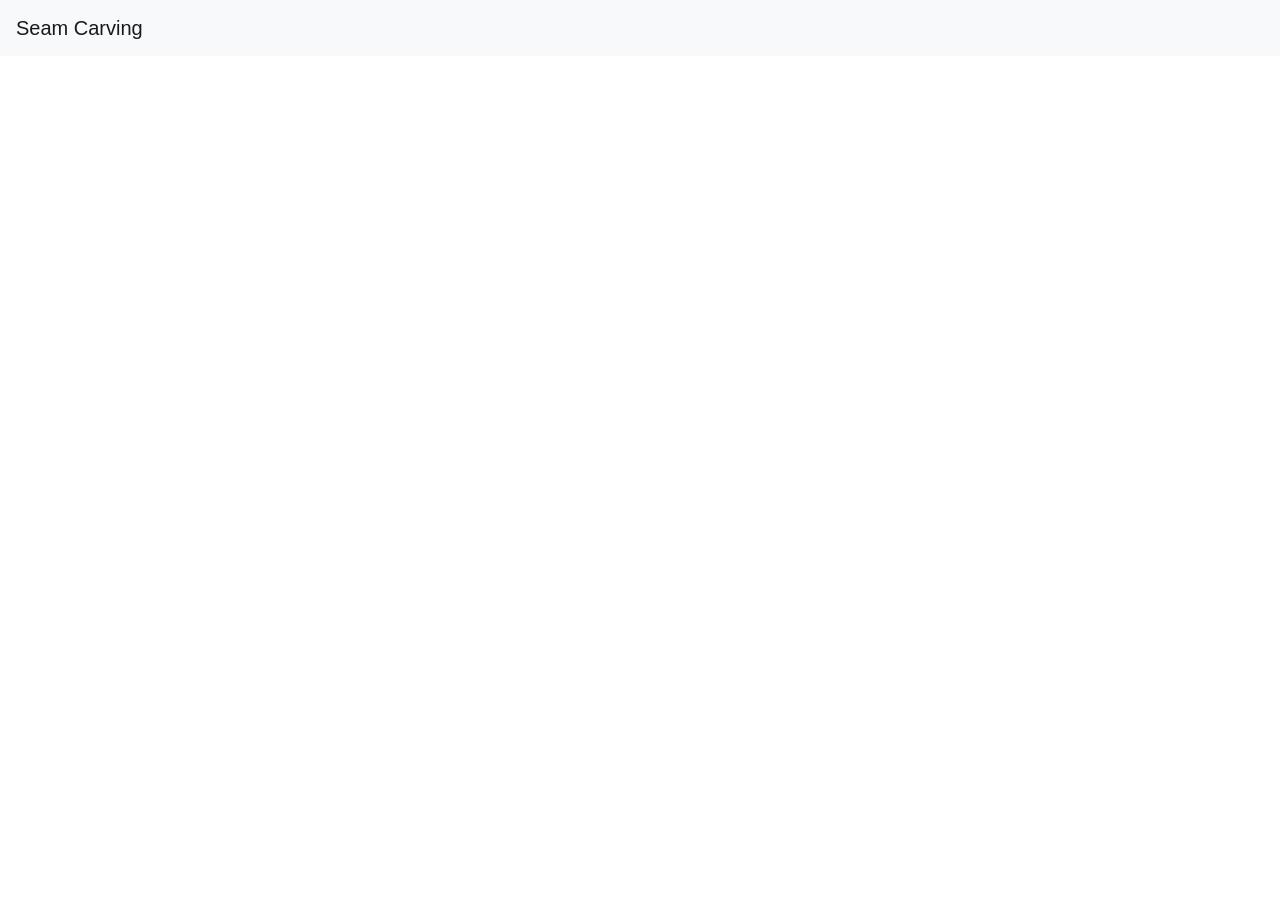
<file: index2.html>
<!DOCTYPE html><html lang=en><head><meta charset=utf-8><meta http-equiv=X-UA-Compatible content="IE=edge"><meta name=viewport content="width=device-width,initial-scale=1"><!--[if IE]><link rel="icon" href="/favicon.ico"><![endif]--><title>js-naive</title><link href=/js/about.11fcb2df.js rel=prefetch><link href=/css/app.21f4647c.css rel=preload as=style><link href=/js/app.07017987.js rel=preload as=script><link href=/js/chunk-vendors.272e5479.js rel=preload as=script><link href=/css/app.21f4647c.css rel=stylesheet><link rel=icon type=image/png sizes=32x32 href=/img/icons/favicon-32x32.png><link rel=icon type=image/png sizes=16x16 href=/img/icons/favicon-16x16.png><link rel=manifest href=/manifest.json><meta name=theme-color content=#4DBA87><meta name=apple-mobile-web-app-capable content=no><meta name=apple-mobile-web-app-status-bar-style content=default><meta name=apple-mobile-web-app-title content=js-naive><link rel=apple-touch-icon href=/img/icons/apple-touch-icon-152x152.png><link rel=mask-icon href=/img/icons/safari-pinned-tab.svg color=#4DBA87><meta name=msapplication-TileImage content=/img/icons/msapplication-icon-144x144.png><meta name=msapplication-TileColor content=#000000></head><body><noscript><strong>We're sorry but js-naive doesn't work properly without JavaScript enabled. Please enable it to continue.</strong></noscript><div id=app></div><script src=/js/chunk-vendors.272e5479.js></script><script src=/js/app.07017987.js></script></body></html>
</file>
<file: styles.css>
/* karimhuesmann.com — single stylesheet.
   1) webfonts  2) base & interaction styles  3) page components (top to bottom of the page) */

block.
-->
<html lang="en">
<head>
<meta charset="utf-8">
<meta name="viewport" content="width=device-width, initial-scale=1">
<title>Karim Huesmann | Freelance AI Engineer | Computer Vision, LLMs &amp; Medical AI</title>
<meta name="description" content="Freelance AI engineer and researcher in Münster, Germany. Computer Vision, LLM and RAG systems, medical imaging, and reproducible Python pipelines.">
<link rel="canonical" href="https://karimhuesmann.com/">
<meta name="robots" content="index,follow,max-image-preview:large">
<meta name="theme-color" content="#131210">
<link rel="icon" href="favicon.ico" sizes="48x48">
<link rel="icon" type="image/png" sizes="32x32" href="favicon-32x32.png">
<link rel="apple-touch-icon" href="apple-touch-icon.png">
<link rel="manifest" href="site.webmanifest">
<meta property="og:type" content="website">
<meta property="og:site_name" content="Karim Huesmann">
<meta property="og:title" content="Karim Huesmann | Freelance AI Engineer | Computer Vision, LLMs &amp; Medical AI">
<meta property="og:description" content="Freelance AI engineer and researcher in Münster, Germany. Computer Vision, LLM and RAG systems, medical imaging, and reproducible Python pipelines.">
<meta property="og:url" content="https://karimhuesmann.com/">
<meta property="og:image" content="https://karimhuesmann.com/og-image.png">
<meta property="og:image:width" content="1200">
<meta property="og:image:height" content="630">
<meta property="og:image:alt" content="Karim Huesmann, Freelance AI Engineer and Researcher: Computer Vision, LLMs and RAG, Medical AI, Scientific Software">
<meta property="og:locale" content="en_US">
<meta property="og:locale:alternate" content="de_DE">
<meta name="twitter:card" content="summary_large_image">
<meta name="twitter:title" content="Karim Huesmann | Freelance AI Engineer | Computer Vision, LLMs &amp; Medical AI">
<meta name="twitter:description" content="Freelance AI engineer and researcher in Münster, Germany. Computer Vision, LLM and RAG systems, medical imaging, and reproducible Python pipelines.">
<meta name="twitter:image" content="https://karimhuesmann.com/og-image.png">
<script type="application/ld+json">{"@context": "https://schema.org", "@graph": [{"@type": "Person", "@id": "https://karimhuesmann.com/#karim", "name": "Karim Huesmann", "url": "https://karimhuesmann.com/", "jobTitle": "Freelance AI Engineer and Researcher", "email": "mailto:karxxm@googlemail.com", "sameAs": ["https://scholar.google.de/citations?user=oMyql-AAAAAJ", "https://github.com/khuesmann", "https://dblp.org/pid/227/6052.html", "https://www.researchgate.net/profile/Karim-Huesmann"], "address": {"@type": "PostalAddress", "addressLocality": "Münster", "addressCountry": "DE"}, "affiliation": {"@type": "CollegeOrUniversity", "name": "University of Münster"}, "knowsLanguage": ["de", "en"], "knowsAbout": ["Computer Vision", "Hyperspectral Imaging", "Medical Image Analysis", "Whole-Slide Imaging", "Large Language Models", "Retrieval-Augmented Generation", "Embeddings", "Visual Analytics", "Scientific Visualization", "Machine Learning", "Deep Learning", "Python", "PyTorch", "TensorFlow", "Reproducible Research", "Data Pipelines"]}, {"@type": "WebSite", "@id": "https://karimhuesmann.com/#website", "url": "https://karimhuesmann.com/", "name": "Karim Huesmann", "inLanguage": ["en", "de"], "publisher": {"@id": "https://karimhuesmann.com/#karim"}}, {"@type": "ProfessionalService", "@id": "https://karimhuesmann.com/#service", "name": "Karim Huesmann · AI Engineering", "url": "https://karimhuesmann.com/", "image": "https://karimhuesmann.com/og-image.png", "description": "Freelance AI engineering and consulting: Computer Vision systems, LLM and RAG applications, AI prototyping and productization, data and research pipelines, technical consulting.", "provider": {"@id": "https://karimhuesmann.com/#karim"}, "address": {"@type": "PostalAddress", "addressLocality": "Münster", "addressCountry": "DE"}, "areaServed": "Remote / Europe"}, {"@type": "FAQPage", "@id": "https://karimhuesmann.com/#faq", "mainEntity": [{"@type": "Question", "name": "What types of AI projects do you work on?", "acceptedAnswer": {"@type": "Answer", "text": "Computer Vision and imaging systems, including hyperspectral and medical whole-slide pipelines, LLM and RAG applications with evaluation pipelines, and reproducible scientific software for data-intensive problems. Engagements range from prototypes to productization and technical consulting."}}, {"@type": "Question", "name": "Do you work remotely?", "acceptedAnswer": {"@type": "Answer", "text": "Yes. I work remote-first from Münster, Germany, with occasional on-site workshops or kick-offs across Europe."}}, {"@type": "Question", "name": "Can you develop Computer Vision systems?", "acceptedAnswer": {"@type": "Answer", "text": "Yes. I have built image-analysis pipelines covering calibration, preprocessing, segmentation, representation learning, and deep-learning classification for scientific and medical data, including hyperspectral imaging and whole-slide image processing."}}, {"@type": "Question", "name": "Can you help with LLM and RAG applications?", "acceptedAnswer": {"@type": "Answer", "text": "Yes. I design grounded LLM workflows with embeddings, semantic similarity, prompt engineering, and RAG, and I build repeated evaluation pipelines that measure them against established baselines."}}, {"@type": "Question", "name": "Do you collaborate with research teams?", "acceptedAnswer": {"@type": "Answer", "text": "Yes. I am an active researcher with peer-reviewed publications in IEEE TVCG, Computer Graphics Forum, and IEEE CG&A, and I have worked in interdisciplinary teams across computer science and medicine."}}, {"@type": "Question", "name": "How do you approach AI consulting projects?", "acceptedAnswer": {"@type": "Answer", "text": "I start with the problem and the data, test the hardest assumption early, and give an honest feasibility assessment. Development is hypothesis-driven with evaluation built in, and results are handed over as tested, maintainable software."}}, {"@type": "Question", "name": "Are you available for new projects?", "acceptedAnswer": {"@type": "Answer", "text": "Yes, for selected projects from Q4 2026. For larger engagements it helps to reach out early."}}]}]}</script>
<style>
/* vietnamese */
@font-face {
  font-family: 'Bricolage Grotesque';
  font-style: normal;
  font-weight: 500;
  font-stretch: 100%;
  font-display: swap;
  src: url("fonts/bricolage-grotesque-vietnamese.woff2") format('woff2');
  unicode-range: U+0102-0103, U+0110-0111, U+0128-0129, U+0168-0169, U+01A0-01A1, U+01AF-01B0, U+0300-0301, U+0303-0304, U+0308-0309, U+0323, U+0329, U+1EA0-1EF9, U+20AB;
}
/* latin-ext */
@font-face {
  font-family: 'Bricolage Grotesque';
  font-style: normal;
  font-weight: 500;
  font-stretch: 100%;
  font-display: swap;
  src: url("fonts/bricolage-grotesque-latin-ext.woff2") format('woff2');
  unicode-range: U+0100-02BA, U+02BD-02C5, U+02C7-02CC, U+02CE-02D7, U+02DD-02FF, U+0304, U+0308, U+0329, U+1D00-1DBF, U+1E00-1E9F, U+1EF2-1EFF, U+2020, U+20A0-20AB, U+20AD-20C0, U+2113, U+2C60-2C7F, U+A720-A7FF;
}
/* latin */
@font-face {
  font-family: 'Bricolage Grotesque';
  font-style: normal;
  font-weight: 500;
  font-stretch: 100%;
  font-display: swap;
  src: url("fonts/bricolage-grotesque-latin.woff2") format('woff2');
  unicode-range: U+0000-00FF, U+0131, U+0152-0153, U+02BB-02BC, U+02C6, U+02DA, U+02DC, U+0304, U+0308, U+0329, U+2000-206F, U+20AC, U+2122, U+2191, U+2193, U+2212, U+2215, U+FEFF, U+FFFD;
}
/* vietnamese */
@font-face {
  font-family: 'Bricolage Grotesque';
  font-style: normal;
  font-weight: 600;
  font-stretch: 100%;
  font-display: swap;
  src: url("fonts/bricolage-grotesque-vietnamese.woff2") format('woff2');
  unicode-range: U+0102-0103, U+0110-0111, U+0128-0129, U+0168-0169, U+01A0-01A1, U+01AF-01B0, U+0300-0301, U+0303-0304, U+0308-0309, U+0323, U+0329, U+1EA0-1EF9, U+20AB;
}
/* latin-ext */
@font-face {
  font-family: 'Bricolage Grotesque';
  font-style: normal;
  font-weight: 600;
  font-stretch: 100%;
  font-display: swap;
  src: url("fonts/bricolage-grotesque-latin-ext.woff2") format('woff2');
  unicode-range: U+0100-02BA, U+02BD-02C5, U+02C7-02CC, U+02CE-02D7, U+02DD-02FF, U+0304, U+0308, U+0329, U+1D00-1DBF, U+1E00-1E9F, U+1EF2-1EFF, U+2020, U+20A0-20AB, U+20AD-20C0, U+2113, U+2C60-2C7F, U+A720-A7FF;
}
/* latin */
@font-face {
  font-family: 'Bricolage Grotesque';
  font-style: normal;
  font-weight: 600;
  font-stretch: 100%;
  font-display: swap;
  src: url("fonts/bricolage-grotesque-latin.woff2") format('woff2');
  unicode-range: U+0000-00FF, U+0131, U+0152-0153, U+02BB-02BC, U+02C6, U+02DA, U+02DC, U+0304, U+0308, U+0329, U+2000-206F, U+20AC, U+2122, U+2191, U+2193, U+2212, U+2215, U+FEFF, U+FFFD;
}
/* vietnamese */
@font-face {
  font-family: 'Bricolage Grotesque';
  font-style: normal;
  font-weight: 700;
  font-stretch: 100%;
  font-display: swap;
  src: url("fonts/bricolage-grotesque-vietnamese.woff2") format('woff2');
  unicode-range: U+0102-0103, U+0110-0111, U+0128-0129, U+0168-0169, U+01A0-01A1, U+01AF-01B0, U+0300-0301, U+0303-0304, U+0308-0309, U+0323, U+0329, U+1EA0-1EF9, U+20AB;
}
/* latin-ext */
@font-face {
  font-family: 'Bricolage Grotesque';
  font-style: normal;
  font-weight: 700;
  font-stretch: 100%;
  font-display: swap;
  src: url("fonts/bricolage-grotesque-latin-ext.woff2") format('woff2');
  unicode-range: U+0100-02BA, U+02BD-02C5, U+02C7-02CC, U+02CE-02D7, U+02DD-02FF, U+0304, U+0308, U+0329, U+1D00-1DBF, U+1E00-1E9F, U+1EF2-1EFF, U+2020, U+20A0-20AB, U+20AD-20C0, U+2113, U+2C60-2C7F, U+A720-A7FF;
}
/* latin */
@font-face {
  font-family: 'Bricolage Grotesque';
  font-style: normal;
  font-weight: 700;
  font-stretch: 100%;
  font-display: swap;
  src: url("fonts/bricolage-grotesque-latin.woff2") format('woff2');
  unicode-range: U+0000-00FF, U+0131, U+0152-0153, U+02BB-02BC, U+02C6, U+02DA, U+02DC, U+0304, U+0308, U+0329, U+2000-206F, U+20AC, U+2122, U+2191, U+2193, U+2212, U+2215, U+FEFF, U+FFFD;
}
/* cyrillic-ext */
@font-face {
  font-family: 'IBM Plex Mono';
  font-style: normal;
  font-weight: 400;
  font-display: swap;
  src: url("fonts/ibm-plex-mono-cyrillic-ext.woff2") format('woff2');
  unicode-range: U+0460-052F, U+1C80-1C8A, U+20B4, U+2DE0-2DFF, U+A640-A69F, U+FE2E-FE2F;
}
/* cyrillic */
@font-face {
  font-family: 'IBM Plex Mono';
  font-style: normal;
  font-weight: 400;
  font-display: swap;
  src: url("fonts/ibm-plex-mono-cyrillic.woff2") format('woff2');
  unicode-range: U+0301, U+0400-045F, U+0490-0491, U+04B0-04B1, U+2116;
}
/* vietnamese */
@font-face {
  font-family: 'IBM Plex Mono';
  font-style: normal;
  font-weight: 400;
  font-display: swap;
  src: url("fonts/ibm-plex-mono-vietnamese.woff2") format('woff2');
  unicode-range: U+0102-0103, U+0110-0111, U+0128-0129, U+0168-0169, U+01A0-01A1, U+01AF-01B0, U+0300-0301, U+0303-0304, U+0308-0309, U+0323, U+0329, U+1EA0-1EF9, U+20AB;
}
/* latin-ext */
@font-face {
  font-family: 'IBM Plex Mono';
  font-style: normal;
  font-weight: 400;
  font-display: swap;
  src: url("fonts/ibm-plex-mono-latin-ext.woff2") format('woff2');
  unicode-range: U+0100-02BA, U+02BD-02C5, U+02C7-02CC, U+02CE-02D7, U+02DD-02FF, U+0304, U+0308, U+0329, U+1D00-1DBF, U+1E00-1E9F, U+1EF2-1EFF, U+2020, U+20A0-20AB, U+20AD-20C0, U+2113, U+2C60-2C7F, U+A720-A7FF;
}
/* latin */
@font-face {
  font-family: 'IBM Plex Mono';
  font-style: normal;
  font-weight: 400;
  font-display: swap;
  src: url("fonts/ibm-plex-mono-latin.woff2") format('woff2');
  unicode-range: U+0000-00FF, U+0131, U+0152-0153, U+02BB-02BC, U+02C6, U+02DA, U+02DC, U+0304, U+0308, U+0329, U+2000-206F, U+20AC, U+2122, U+2191, U+2193, U+2212, U+2215, U+FEFF, U+FFFD;
}
/* cyrillic-ext */
@font-face {
  font-family: 'IBM Plex Mono';
  font-style: normal;
  font-weight: 500;
  font-display: swap;
  src: url("fonts/ibm-plex-mono-cyrillic-ext-2.woff2") format('woff2');
  unicode-range: U+0460-052F, U+1C80-1C8A, U+20B4, U+2DE0-2DFF, U+A640-A69F, U+FE2E-FE2F;
}
/* cyrillic */
@font-face {
  font-family: 'IBM Plex Mono';
  font-style: normal;
  font-weight: 500;
  font-display: swap;
  src: url("fonts/ibm-plex-mono-cyrillic-2.woff2") format('woff2');
  unicode-range: U+0301, U+0400-045F, U+0490-0491, U+04B0-04B1, U+2116;
}
/* vietnamese */
@font-face {
  font-family: 'IBM Plex Mono';
  font-style: normal;
  font-weight: 500;
  font-display: swap;
  src: url("fonts/ibm-plex-mono-vietnamese-2.woff2") format('woff2');
  unicode-range: U+0102-0103, U+0110-0111, U+0128-0129, U+0168-0169, U+01A0-01A1, U+01AF-01B0, U+0300-0301, U+0303-0304, U+0308-0309, U+0323, U+0329, U+1EA0-1EF9, U+20AB;
}
/* latin-ext */
@font-face {
  font-family: 'IBM Plex Mono';
  font-style: normal;
  font-weight: 500;
  font-display: swap;
  src: url("fonts/ibm-plex-mono-latin-ext-2.woff2") format('woff2');
  unicode-range: U+0100-02BA, U+02BD-02C5, U+02C7-02CC, U+02CE-02D7, U+02DD-02FF, U+0304, U+0308, U+0329, U+1D00-1DBF, U+1E00-1E9F, U+1EF2-1EFF, U+2020, U+20A0-20AB, U+20AD-20C0, U+2113, U+2C60-2C7F, U+A720-A7FF;
}
/* latin */
@font-face {
  font-family: 'IBM Plex Mono';
  font-style: normal;
  font-weight: 500;
  font-display: swap;
  src: url("fonts/ibm-plex-mono-latin-2.woff2") format('woff2');
  unicode-range: U+0000-00FF, U+0131, U+0152-0153, U+02BB-02BC, U+02C6, U+02DA, U+02DC, U+0304, U+0308, U+0329, U+2000-206F, U+20AC, U+2122, U+2191, U+2193, U+2212, U+2215, U+FEFF, U+FFFD;
}
/* latin-ext */
@font-face {
  font-family: 'Instrument Sans';
  font-style: normal;
  font-weight: 400;
  font-stretch: 100%;
  font-display: swap;
  src: url("fonts/instrument-sans-latin-ext.woff2") format('woff2');
  unicode-range: U+0100-02BA, U+02BD-02C5, U+02C7-02CC, U+02CE-02D7, U+02DD-02FF, U+0304, U+0308, U+0329, U+1D00-1DBF, U+1E00-1E9F, U+1EF2-1EFF, U+2020, U+20A0-20AB, U+20AD-20C0, U+2113, U+2C60-2C7F, U+A720-A7FF;
}
/* latin */
@font-face {
  font-family: 'Instrument Sans';
  font-style: normal;
  font-weight: 400;
  font-stretch: 100%;
  font-display: swap;
  src: url("fonts/instrument-sans-latin.woff2") format('woff2');
  unicode-range: U+0000-00FF, U+0131, U+0152-0153, U+02BB-02BC, U+02C6, U+02DA, U+02DC, U+0304, U+0308, U+0329, U+2000-206F, U+20AC, U+2122, U+2191, U+2193, U+2212, U+2215, U+FEFF, U+FFFD;
}
/* latin-ext */
@font-face {
  font-family: 'Instrument Sans';
  font-style: normal;
  font-weight: 500;
  font-stretch: 100%;
  font-display: swap;
  src: url("fonts/instrument-sans-latin-ext.woff2") format('woff2');
  unicode-range: U+0100-02BA, U+02BD-02C5, U+02C7-02CC, U+02CE-02D7, U+02DD-02FF, U+0304, U+0308, U+0329, U+1D00-1DBF, U+1E00-1E9F, U+1EF2-1EFF, U+2020, U+20A0-20AB, U+20AD-20C0, U+2113, U+2C60-2C7F, U+A720-A7FF;
}
/* latin */
@font-face {
  font-family: 'Instrument Sans';
  font-style: normal;
  font-weight: 500;
  font-stretch: 100%;
  font-display: swap;
  src: url("fonts/instrument-sans-latin.woff2") format('woff2');
  unicode-range: U+0000-00FF, U+0131, U+0152-0153, U+02BB-02BC, U+02C6, U+02DA, U+02DC, U+0304, U+0308, U+0329, U+2000-206F, U+20AC, U+2122, U+2191, U+2193, U+2212, U+2215, U+FEFF, U+FFFD;
}
/* latin-ext */
@font-face {
  font-family: 'Instrument Sans';
  font-style: normal;
  font-weight: 600;
  font-stretch: 100%;
  font-display: swap;
  src: url("fonts/instrument-sans-latin-ext.woff2") format('woff2');
  unicode-range: U+0100-02BA, U+02BD-02C5, U+02C7-02CC, U+02CE-02D7, U+02DD-02FF, U+0304, U+0308, U+0329, U+1D00-1DBF, U+1E00-1E9F, U+1EF2-1EFF, U+2020, U+20A0-20AB, U+20AD-20C0, U+2113, U+2C60-2C7F, U+A720-A7FF;
}
/* latin */
@font-face {
  font-family: 'Instrument Sans';
  font-style: normal;
  font-weight: 600;
  font-stretch: 100%;
  font-display: swap;
  src: url("fonts/instrument-sans-latin.woff2") format('woff2');
  unicode-range: U+0000-00FF, U+0131, U+0152-0153, U+02BB-02BC, U+02C6, U+02DA, U+02DC, U+0304, U+0308, U+0329, U+2000-206F, U+20AC, U+2122, U+2191, U+2193, U+2212, U+2215, U+FEFF, U+FFFD;
}

/* ---- base & interactions ---- */
*{box-sizing:border-box}
html{scroll-behavior:smooth;scroll-padding-top:88px}
body{margin:0;background:#f4f1ea;color:#1c1810;font-family:'Instrument Sans',system-ui,sans-serif;-webkit-font-smoothing:antialiased;text-rendering:optimizeLegibility}
a{color:#e8a24a;text-decoration:none}
a:hover{color:#c98a2a}
::selection{background:rgba(232,162,74,.28);color:#fff}
input,textarea,select,button{font-family:inherit}
a:focus-visible,button:focus-visible,input:focus-visible,select:focus-visible,textarea:focus-visible{outline:2px solid #e8a24a;outline-offset:2px}
.kh-skip{position:fixed;top:0;left:0;z-index:200;background:#e8a24a;color:#2a1d06;font-weight:600;padding:12px 18px;border-radius:0 0 8px 0;transform:translateY(-110%);transition:transform .15s}
.kh-skip:focus{transform:none}
input::placeholder,textarea::placeholder{color:#6a6355}
[data-reveal]{opacity:1}
[data-hero-in]{opacity:1}
@keyframes khHeroIn{from{opacity:0;transform:translateY(18px)}to{opacity:1;transform:none}}
@keyframes khRevealUp{from{opacity:0;transform:translateY(16px)}to{opacity:1;transform:none}}
@keyframes khPulse{0%,100%{opacity:.4;transform:scale(1)}50%{opacity:1;transform:scale(1.4)}}
@media (prefers-reduced-motion: no-preference){
 [data-hero-in]{animation:khHeroIn .9s cubic-bezier(.2,.7,.2,1) both}
 @supports (animation-timeline: view()){
  [data-reveal]{opacity:0;animation:khRevealUp .85s cubic-bezier(.2,.7,.2,1) both;animation-timeline:view();animation-range:entry 2% cover 24%}
 }
}
@media (prefers-reduced-motion: reduce){ html{scroll-behavior:auto} [data-pulse]{animation:none !important} }
@media (max-width:1024px){ [data-desktop-nav]{display:none !important} }
@media (min-width:1025px){ [data-menu-btn]{display:none !important} [data-mobile-panel]{display:none !important} }
/* interaction styles generated from the original design (hover/focus + active states) */
.hv1:hover{color:#f1eee7 !important}
.hv2:hover{background:#f2bd6b !important;box-shadow:0 8px 26px -8px rgba(232,162,74,.6) !important}
.hv3:hover{background:#f2bd6b !important;transform:translateY(-2px) !important;box-shadow:0 12px 34px -10px rgba(232,162,74,.6) !important}
.hv4:hover{border-color:rgba(232,162,74,.5) !important;background:rgba(232,162,74,.06) !important}
.hv5:hover{border-color:rgba(232,162,74,.4) !important;transform:translateY(-3px) !important}
.hv6:hover{border-color:rgba(232,162,74,.4) !important;transform:translateY(-4px) !important}
.hv7:hover{color:#a76c15 !important}
.hv8:hover{border-color:rgba(232,162,74,.45) !important;transform:translateY(-3px) !important}
.hv9:hover{border-color:rgba(232,162,74,.5) !important}
.hv10:hover{color:#e8a24a !important}
.fc1:focus{border-color:#a76c15 !important;box-shadow:0 0 0 3px rgba(232,162,74,.15) !important}
[hidden]{display:none !important}
.nav-link.active::after{content:"";position:absolute;left:0;right:0;bottom:-1px;height:2px;background:#e8a24a;border-radius:2px}
.lang-btn.active::after{content:"";position:absolute;left:7px;right:7px;bottom:2px;height:2px;background:#e8a24a;border-radius:2px}

/* ---- components ---- */
/* ---- header ---- */
.site-header{position:fixed;top:0;left:0;right:0;z-index:60;backdrop-filter:blur(14px);-webkit-backdrop-filter:blur(14px);background:rgba(19,18,16,.72);border-bottom:1px solid rgba(255,255,255,.08)}
.header-inner{max-width:1280px;margin:0 auto;padding:0 clamp(18px,5vw,64px);height:72px;display:flex;align-items:center;gap:22px}
.brand{display:flex;flex-direction:column;gap:3px;line-height:1;text-decoration:none}
.brand-name{font-family:'Bricolage Grotesque',sans-serif;font-weight:700;font-size:17px;letter-spacing:-.01em;color:#f5f2eb}
.brand-role{font-family:'IBM Plex Mono',monospace;font-size:9.5px;letter-spacing:.14em;text-transform:uppercase;color:#9a9382}
.nav-desktop{margin-left:auto;display:flex;align-items:center;gap:26px}
.nav-link{position:relative;font-size:13.5px;color:#b0a998;padding:6px 0;text-decoration:none;white-space:nowrap;transition:color .18s}
.header-actions{margin-left:auto;display:flex;align-items:center;gap:14px}
.lang-switch{display:inline-flex;align-items:center;gap:2px;font-family:'IBM Plex Mono',monospace;font-size:12px}
.lang-btn{position:relative;background:none;border:none;color:#d0cabb;padding:6px 7px;cursor:pointer}
.lang-divider{color:#575044}
.header-cta{display:inline-flex;align-items:center;gap:6px;background:#e8a24a;color:#2a1d06;font-weight:600;font-size:13px;line-height:1;padding:10px 16px;border-radius:8px;border:1px solid #e8a24a;text-decoration:none;white-space:nowrap;transition:background .18s,box-shadow .18s}
.burger{display:flex;flex-direction:column;gap:4px;background:none;border:none;cursor:pointer;padding:8px 4px}
.burger-line{width:22px;height:2px;background:#f1eee7;border-radius:2px}
.mobile-panel{border-top:1px solid rgba(255,255,255,.08);background:rgba(19,18,16,.98);padding:10px clamp(18px,5vw,64px) 22px;display:flex;flex-direction:column}
.mobile-link{padding:13px 0;font-size:16px;color:#ded8cb;border-bottom:1px solid rgba(255,255,255,.06);text-decoration:none}
.mobile-cta{margin-top:16px;display:inline-flex;justify-content:center;background:#e8a24a;color:#2a1d06;font-weight:600;font-size:15px;padding:13px 18px;border-radius:9px;text-decoration:none}

/* ---- hero ---- */
.hero{position:relative;overflow:hidden;background:#131210;padding:calc(72px + clamp(44px,8vw,96px)) 0 clamp(56px,8vw,96px)}
.hero-bg{position:absolute;inset:0;background-image:linear-gradient(rgba(255,255,255,.028) 1px,transparent 1px),linear-gradient(90deg,rgba(255,255,255,.028) 1px,transparent 1px);background-size:66px 66px;-webkit-mask-image:radial-gradient(ellipse 82% 62% at 46% 26%,#000,transparent 78%);mask-image:radial-gradient(ellipse 82% 62% at 46% 26%,#000,transparent 78%);pointer-events:none}
.hero-inner{max-width:1280px;margin:0 auto;padding:0 clamp(18px,5vw,64px);position:relative}
.hero-title{margin:0}
.hero-eyebrow{display:block;animation-delay:.05s;font-family:'IBM Plex Mono',monospace;font-size:12px;letter-spacing:.2em;text-transform:uppercase;font-weight:400;color:#e8a24a;margin:0 0 22px}
.hero-headline{display:block;animation-delay:.12s;font-family:'Bricolage Grotesque',sans-serif;font-weight:700;font-size:clamp(36px,5.8vw,78px);line-height:1.05;letter-spacing:-.028em;max-width:22ch;color:#f6f3ec}
.hero-sub{animation-delay:.2s;font-size:clamp(16px,1.6vw,21px);line-height:1.55;color:#b0a998;max-width:60ch;margin:26px 0 0}
.hero-actions{animation-delay:.28s;display:flex;flex-wrap:wrap;gap:14px;align-items:center;margin:36px 0 0}
.btn-primary{display:inline-flex;align-items:center;gap:9px;background:#e8a24a;color:#2a1d06;font-weight:600;font-size:15px;line-height:1;padding:14px 22px;border-radius:10px;border:1px solid #e8a24a;text-decoration:none;white-space:nowrap;transition:transform .18s,box-shadow .18s,background .18s}
.btn-ghost{display:inline-flex;align-items:center;gap:8px;background:rgba(255,255,255,.03);color:#f1eee7;font-weight:500;font-size:15px;line-height:1;padding:14px 22px;border-radius:10px;border:1px solid rgba(255,255,255,.16);text-decoration:none;white-space:nowrap;transition:border-color .18s,background .18s}
.avail-badge{display:inline-flex;align-items:center;gap:9px;font-family:'IBM Plex Mono',monospace;font-size:12px;color:#c8c1b2;padding:9px 15px;border:1px solid rgba(232,162,74,.35);border-radius:999px;background:rgba(232,162,74,.06)}
.avail-dot{width:8px;height:8px;border-radius:50%;background:#e8a24a;box-shadow:0 0 0 3px rgba(232,162,74,.16);animation:khPulse 2.6s ease-in-out infinite}
.hero-chart{animation-delay:.36s;margin-top:clamp(40px,6vw,72px);border:1px solid rgba(255,255,255,.1);border-radius:16px;background:linear-gradient(180deg,#191510,#181610);overflow:hidden;position:relative}
.chart-head{display:flex;justify-content:space-between;align-items:center;gap:12px;padding:13px 18px;border-bottom:1px solid rgba(255,255,255,.07);font-family:'IBM Plex Mono',monospace;font-size:11px;letter-spacing:.08em}
.chart-label-strong{color:#968f7d}
.chart-label{color:#847d6e}
.chart-body{position:relative;height:clamp(200px,26vw,300px)}
.canvas-block{width:100%;height:100%;display:block}
.spectrum-strip{height:6px;background:linear-gradient(90deg,#6a5cff,#4f8fe0,#3fb6d9,#41c8b8,#8fce6a,#d8b25c,#e0846a);opacity:.75}
.chart-axis-wrap{padding:10px 18px 15px;display:flex;flex-direction:column;gap:7px}
.chart-axis{display:flex;justify-content:space-between;font-family:'IBM Plex Mono',monospace;font-size:10px;letter-spacing:.02em;color:#847d6e}
.chart-axis-title{text-align:center;font-family:'IBM Plex Mono',monospace;font-size:10px;letter-spacing:.16em;text-transform:uppercase;color:#9a9382}
.trust-grid{animation-delay:.44s;display:grid;grid-template-columns:repeat(auto-fit,minmax(210px,1fr));gap:1px;margin-top:30px;border:1px solid rgba(255,255,255,.08);border-radius:12px;background:rgba(255,255,255,.07);overflow:hidden}
.trust-cell{background:#181610;padding:18px 20px;display:flex;gap:12px;align-items:flex-start}
.trust-num{font-family:'IBM Plex Mono',monospace;font-size:11px;color:#e8a24a;padding-top:2px}
.trust-text{font-size:13px;line-height:1.45;color:#c4bdae}

/* ---- sections ---- */
.section{padding:clamp(72px,10vw,132px) 0;border-top:1px solid rgba(0,0,0,.08)}
.section-contact{padding:clamp(72px,10vw,132px) 0;border-top:1px solid rgba(0,0,0,.08);background:#f4f1ea}
.section-trust{padding:clamp(64px,8vw,104px) 0;border-top:1px solid rgba(0,0,0,.08)}
.section-process{position:relative;background:#f2f1ea;color:#1c1810;padding:clamp(72px,10vw,124px) 0;border-top:1px solid rgba(0,0,0,.08)}
.container{max-width:1200px;margin:0 auto;padding:0 clamp(18px,5vw,64px)}
.split-grid{max-width:1200px;margin:0 auto;padding:0 clamp(18px,5vw,64px);display:grid;grid-template-columns:repeat(auto-fit,minmax(300px,1fr));gap:clamp(32px,5vw,72px);align-items:start}
.contact-grid{max-width:1200px;margin:0 auto;padding:0 clamp(18px,5vw,64px);display:grid;grid-template-columns:repeat(auto-fit,minmax(300px,1fr));gap:clamp(32px,5vw,64px);align-items:start}
.about-grid{max-width:1200px;margin:0 auto;padding:0 clamp(18px,5vw,64px);display:grid;grid-template-columns:repeat(auto-fit,minmax(260px,1fr));gap:clamp(32px,5vw,72px);align-items:start}
.section-head{max-width:660px}
.section-head-wide{max-width:720px}
.eyebrow{font-family:'IBM Plex Mono',monospace;font-size:12px;letter-spacing:.18em;text-transform:uppercase;color:#a76c15;margin:0}
.section-title{font-family:'Bricolage Grotesque',sans-serif;font-weight:700;font-size:clamp(28px,4vw,48px);line-height:1.08;letter-spacing:-.02em;margin:16px 0 0;color:#1c1810}
.contact-title{font-family:'Bricolage Grotesque',sans-serif;font-weight:700;font-size:clamp(28px,4vw,48px);line-height:1.06;letter-spacing:-.02em;margin:16px 0 0;color:#1c1810}
.split-title{font-family:'Bricolage Grotesque',sans-serif;font-weight:700;font-size:clamp(28px,3.6vw,46px);line-height:1.06;letter-spacing:-.02em;margin:16px 0 0;color:#1c1810}
.about-title{font-family:'Bricolage Grotesque',sans-serif;font-weight:700;font-size:clamp(28px,3.6vw,46px);line-height:1.06;letter-spacing:-.02em;margin:16px 0 24px;color:#1c1810}
.trust-title{font-family:'Bricolage Grotesque',sans-serif;font-weight:700;font-size:clamp(24px,3vw,38px);line-height:1.1;letter-spacing:-.02em;margin:14px 0 0;color:#1c1810}
.section-intro{font-size:clamp(15px,1.4vw,18px);line-height:1.6;color:#7a7161;margin:18px 0 0}
.services-intro{font-size:clamp(15px,1.4vw,18px);line-height:1.6;color:#7a7161;margin:20px 0 0;max-width:44ch}
.split-intro{font-size:clamp(15px,1.4vw,18px);line-height:1.6;color:#7a7161;margin:20px 0 0;max-width:46ch}
.contact-intro{font-size:clamp(15px,1.5vw,18px);line-height:1.6;color:#7a7161;margin:20px 0 0;max-width:46ch}
.process-note{font-size:clamp(15px,1.4vw,18px);line-height:1.6;color:#6b6254;margin:18px 0 0}
.block-gap{margin-top:44px}

/* ---- expertise ---- */
.feature-card{border:1px solid rgba(0,0,0,.12);border-radius:16px;background:linear-gradient(135deg,#fdfbf5,#f3eddf);padding:clamp(24px,3vw,40px);display:grid;grid-template-columns:repeat(auto-fit,minmax(260px,1fr));gap:clamp(24px,3vw,44px);align-items:center;position:relative;overflow:hidden}
.spectrum-top{position:absolute;top:0;left:0;right:0;height:3px;background:linear-gradient(90deg,#6a5cff,#4f8fe0,#3fb6d9,#41c8b8,#8fce6a,#d8b25c,#e0846a);opacity:.6}
.spectrum-bar{position:absolute;top:0;left:0;right:0;height:4px;background:linear-gradient(90deg,#6a5cff,#4f8fe0,#3fb6d9,#41c8b8,#8fce6a,#d8b25c,#e0846a);opacity:.85}
.num-accent{font-family:'IBM Plex Mono',monospace;font-size:12px;color:#a76c15}
.feature-title{font-family:'Bricolage Grotesque',sans-serif;font-weight:600;font-size:clamp(22px,2.6vw,30px);line-height:1.1;margin:12px 0 0;color:#1c1810}
.feature-desc{font-size:15.5px;line-height:1.6;color:#6b6254;margin:14px 0 0;max-width:46ch}
.feature-tags{display:flex;flex-wrap:wrap;gap:8px;align-content:center}
.chip-lg{font-family:'IBM Plex Mono',monospace;font-size:11.5px;color:#6f6656;padding:6px 12px;border:1px solid rgba(0,0,0,.12);border-radius:7px;background:rgba(0,0,0,.05)}
.cards-grid{margin-top:18px;display:grid;grid-template-columns:repeat(4,minmax(0,1fr));gap:clamp(11px,1.3vw,18px)}
.card{border:1px solid rgba(0,0,0,.1);border-radius:14px;background:linear-gradient(180deg,#fdfbf5,#f5f0e5);padding:clamp(15px,1.9vw,26px);display:flex;flex-direction:column;gap:clamp(10px,1.1vw,15px);transition:border-color .2s,transform .2s}
.card-title{font-family:'Bricolage Grotesque',sans-serif;font-weight:600;font-size:clamp(15.5px,1.4vw,19px);line-height:1.15;margin:0;color:#1c1810}
.card-desc{font-size:clamp(12.5px,1.05vw,14.5px);line-height:1.55;color:#7a7161;margin:0;flex:1}
.tag-row{display:flex;flex-wrap:wrap;gap:7px}
.chip{font-family:'IBM Plex Mono',monospace;font-size:11px;color:#6f6656;padding:4px 9px;border:1px solid rgba(0,0,0,.12);border-radius:6px;background:rgba(0,0,0,.035)}
.chip-light{font-family:'IBM Plex Mono',monospace;font-size:11.5px;color:#6f6656;padding:5px 11px;border:1px solid rgba(0,0,0,.12);border-radius:7px;background:#fdfbf5}
.venue-chip{font-family:'IBM Plex Mono',monospace;font-size:11.5px;color:#6f6656;padding:5px 11px;border:1px solid rgba(0,0,0,.12);border-radius:7px}

/* ---- services & leadership ---- */
.service-row{display:flex;gap:16px;padding:20px 0;border-top:1px solid rgba(0,0,0,.1)}
.row-border{display:flex;gap:16px;padding:18px 0;border-top:1px solid rgba(0,0,0,.1)}
.diamond{width:7px;height:7px;margin-top:8px;flex:none;background:#e8a24a;border-radius:1px;transform:rotate(45deg)}
.service-title{font-family:'Bricolage Grotesque',sans-serif;font-weight:600;font-size:17px;line-height:1.25;margin:0;color:#1c1810}
.service-desc{font-size:14.5px;line-height:1.55;color:#7a7161;margin:7px 0 0}
.row-text{font-size:15.5px;line-height:1.5;color:#4a4436;margin:0}
.bullet-text{font-size:15.5px;line-height:1.5;color:#4a4436}
.bullet-row{display:flex;gap:13px;align-items:flex-start}

/* ---- projects ---- */
.projects-grid{margin-top:44px;display:grid;grid-template-columns:repeat(3,minmax(0,1fr));gap:clamp(11px,1.5vw,22px)}
.projects-grid.projects-expanded{grid-template-columns:repeat(5,minmax(0,1fr))}
.project-card{border:1px solid rgba(0,0,0,.1);border-radius:16px;background:linear-gradient(180deg,#fdfbf5,#f4efe3);overflow:hidden;display:flex;flex-direction:column;transition:border-color .2s,transform .2s}
.project-media{height:150px;position:relative;border-bottom:1px solid rgba(0,0,0,.08);background:#131210}
.media-placeholder{width:100%;height:100%;display:flex;align-items:center;justify-content:center;background:repeating-linear-gradient(135deg,rgba(255,255,255,.035) 0 10px,transparent 10px 20px)}
.media-placeholder-label{font-family:'IBM Plex Mono',monospace;font-size:11px;letter-spacing:.06em;color:#7a7060;text-align:center;padding:0 18px}
.project-num-badge{position:absolute;top:12px;left:14px;font-family:'IBM Plex Mono',monospace;font-size:11px;color:#a76c15;background:rgba(19,18,16,.6);padding:3px 7px;border-radius:5px}
.project-tag{display:inline-block;font-family:'IBM Plex Mono',monospace;font-size:10px;letter-spacing:.08em;text-transform:uppercase;color:#a76c15;margin-bottom:9px}
.project-extra{display:none}
.projects-more-row{margin-top:26px;display:flex;justify-content:center}
.projects-more-row .btn-secondary{cursor:pointer}

/* ---- stats strip ---- */
.stats-strip{background:#f2f1ea;border-top:1px solid rgba(0,0,0,.08);padding:clamp(24px,3vw,36px) 0}
.stats-row{display:grid;grid-template-columns:repeat(auto-fit,minmax(190px,1fr));gap:18px 32px}
.stat-cell{display:flex;flex-direction:column;gap:5px}
.stat-num{font-family:'IBM Plex Mono',monospace;font-size:clamp(22px,2.4vw,30px);line-height:1;color:#a76c15}
.stat-label{font-size:12.5px;line-height:1.45;color:#6f6656}

/* ---- career timeline ---- */
.timeline-wrap{max-width:1200px;margin:clamp(40px,5vw,64px) auto 0;padding:0 clamp(18px,5vw,64px)}
.timeline{margin-top:16px;display:flex;flex-wrap:wrap;align-items:center;gap:10px 10px}
.tl-node{display:flex;align-items:center;gap:8px}
.tl-dot{width:8px;height:8px;border-radius:50%;background:#a76c15;flex:none}
.tl-label{font-family:'IBM Plex Mono',monospace;font-size:12px;letter-spacing:.02em;color:#6f6656;white-space:nowrap}
.tl-arrow{font-family:'IBM Plex Mono',monospace;font-size:12px;color:#a76c15}
.tl-node:last-child{background:#1c1810;border-radius:999px;padding:7px 14px}
.tl-node:last-child .tl-dot{background:#e8a24a}
.tl-node:last-child .tl-label{color:#f2ede1}
.portrait-caption{margin:10px 0 0;font-family:'IBM Plex Mono',monospace;font-size:11px;letter-spacing:.06em;color:#7a7060}

/* ---- collapsible tech table ---- */
.tech-collapsed{display:none}
.tech-more-row{margin-top:32px}

/* ---- smooth anchor scrolling (motion-safe) ---- */
html{scroll-behavior:smooth}
@media (prefers-reduced-motion: reduce){html{scroll-behavior:auto}}

/* ---- intent-driven contact form ---- */
.intent-set{border:0;padding:0;margin:0}
.intent-grid{display:flex;flex-wrap:wrap;gap:8px;margin-top:10px}
.intent-btn{font-family:'IBM Plex Mono',monospace;font-size:12px;letter-spacing:.02em;color:#6f6656;background:#fffdf8;border:1px solid rgba(0,0,0,.16);border-radius:999px;padding:10px 15px;cursor:pointer;transition:border-color .18s,background .18s,color .18s}
.intent-btn:hover{border-color:rgba(232,162,74,.6)}
.intent-btn.is-active{background:#1c1810;border-color:#1c1810;color:#f2ede1}
.intent-btn:focus-visible{outline:2px solid #a76c15;outline-offset:2px}
.form-fields{display:flex;flex-direction:column;gap:18px}
.form-intent-note{margin:0;font-size:13px;line-height:1.5;color:#6d5a2c;background:rgba(232,162,74,.08);border:1px solid rgba(232,162,74,.25);border-radius:10px;padding:11px 14px}
.form-more-btn{align-self:flex-start;background:none;border:none;cursor:pointer;font-family:'IBM Plex Mono',monospace;font-size:11.5px;letter-spacing:.05em;color:#a76c15;padding:0 0 2px;border-bottom:1px dashed rgba(167,108,21,.5)}
.form-more-btn:focus-visible{outline:2px solid #a76c15;outline-offset:2px}
.form-reassure{margin:0;font-size:12.5px;line-height:1.45;color:#7a7060}
.cv-cta-row{display:flex;flex-direction:column;gap:12px;align-items:flex-start}
.cv-cta-text{margin:0;font-size:14px;line-height:1.55;color:#4a4436;max-width:520px}
.hero-micro{font-family:'IBM Plex Mono',monospace;font-size:11px;letter-spacing:.05em;color:#8d8574;margin:14px 0 0}
.service-title-row{display:flex;align-items:baseline;gap:12px;flex-wrap:wrap}
.project-img{position:absolute;inset:0;width:100%;height:100%;object-fit:cover;display:block}
.project-media-caption{position:absolute;left:14px;bottom:12px;font-family:'IBM Plex Mono',monospace;font-size:10px;letter-spacing:.06em;color:rgba(234,247,251,.82);background:rgba(19,18,16,.55);padding:3px 7px;border-radius:5px;backdrop-filter:blur(2px)}
@media (prefers-reduced-motion: no-preference){.form-swap{animation:khFieldSwap .2s cubic-bezier(.2,.7,.2,1)}}
@keyframes khFieldSwap{from{opacity:0;transform:translateY(5px)}to{opacity:1;transform:none}}
.project-body{padding:24px 24px 26px;display:flex;flex-direction:column;gap:16px}
.project-title{font-family:'Bricolage Grotesque',sans-serif;font-weight:600;font-size:19px;line-height:1.2;margin:0;color:#1c1810}
.project-rows{display:flex;flex-direction:column;gap:11px}
.project-row{display:grid;grid-template-columns:92px 1fr;gap:12px;align-items:start}
.project-label{font-family:'IBM Plex Mono',monospace;font-size:10px;letter-spacing:.07em;text-transform:uppercase;color:#7a7060;padding-top:3px}
.project-text{font-size:14px;line-height:1.5;color:#4a4436}
.status-box{padding:12px 14px;background:rgba(232,162,74,.06);border:1px solid rgba(232,162,74,.18);border-radius:10px;display:grid;grid-template-columns:92px 1fr;gap:12px;align-items:start}
.status-label{font-family:'IBM Plex Mono',monospace;font-size:10px;letter-spacing:.07em;text-transform:uppercase;color:#a76c15;padding-top:3px}
.status-text{font-size:14px;line-height:1.5;color:#2a2418;font-weight:500}

/* 5-up case studies: the columns are ~200px even on wide screens, so the card
   internals have to drop the 92px label column and scale down with them. */
@media (min-width:768px){
  .projects-expanded .project-media{height:clamp(88px,9vw,120px)}
  .projects-expanded .project-num-badge{top:8px;left:9px}
  .projects-expanded .project-media-caption{left:9px;bottom:8px;font-size:9px;padding:2px 5px}
  .projects-expanded .project-body{padding:clamp(13px,1.3vw,18px) clamp(12px,1.2vw,16px) clamp(15px,1.4vw,20px);gap:clamp(10px,1vw,14px)}
  .projects-expanded .project-tag{font-size:9px;letter-spacing:.06em;margin-bottom:6px}
  .projects-expanded .project-title{font-size:clamp(14.5px,1.25vw,17px)}
  .projects-expanded .project-rows{gap:9px}
  .projects-expanded .project-row,
  .projects-expanded .status-box{grid-template-columns:1fr;gap:3px}
  .projects-expanded .project-label,
  .projects-expanded .status-label{padding-top:0;font-size:9px}
  .projects-expanded .project-text,
  .projects-expanded .status-text{font-size:clamp(11.5px,1vw,13px);line-height:1.45}
  .projects-expanded .status-box{padding:10px 11px}
  .projects-expanded .tag-row{gap:5px}
  .projects-expanded .chip{font-size:10px;padding:3px 6px}
}

/* below tablet everything stacks again */
@media (max-width:767px){
  .cards-grid{grid-template-columns:1fr}
  .projects-grid,.projects-grid.projects-expanded{grid-template-columns:1fr}
}

/* ---- research ---- */
.research-grid{margin-top:44px;display:grid;grid-template-columns:repeat(auto-fit,minmax(300px,1fr));gap:clamp(28px,4vw,56px);align-items:start}
.plain-list{list-style:none;margin:0;padding:0;display:flex;flex-direction:column;gap:16px}
.pub-card{border:1px solid rgba(0,0,0,.12);border-radius:16px;background:linear-gradient(180deg,#fdfbf5,#f4efe3);padding:26px 28px}
.pub-head{font-family:'IBM Plex Mono',monospace;font-size:11px;letter-spacing:.14em;text-transform:uppercase;color:#6f6656;margin:0}
.pub-list{margin-top:14px;display:flex;flex-direction:column}
.pub-item{display:flex;flex-direction:column;gap:5px;padding:15px 0;border-top:1px solid rgba(0,0,0,.1)}
.pub-meta{display:flex;gap:10px;align-items:center;font-family:'IBM Plex Mono',monospace;font-size:11px}
.accent{color:#a76c15}
.muted{color:#7a7060}
.pub-link{font-size:14.5px;line-height:1.4;color:#4a4436;text-decoration:none;transition:color .16s}
.pub-more{margin-top:16px;font-family:'IBM Plex Mono',monospace;font-size:12px;color:#a76c15;text-decoration:none}

/* ---- technologies ---- */
.tech-table{margin-top:40px;border:1px solid rgba(0,0,0,.12);border-radius:16px;background:rgba(0,0,0,.035);overflow:hidden}
.tech-row{display:flex;flex-wrap:wrap;gap:12px 18px;padding:18px 22px;border-bottom:1px solid rgba(0,0,0,.08);align-items:flex-start}
.tech-label{font-family:'IBM Plex Mono',monospace;font-size:11px;letter-spacing:.05em;text-transform:uppercase;color:#7a7060;min-width:200px;padding-top:6px}
.tech-chips{display:flex;flex-wrap:wrap;gap:7px;flex:1;min-width:240px}

/* ---- process ---- */
.steps-grid{margin-top:52px;display:grid;grid-template-columns:repeat(auto-fit,minmax(186px,1fr));gap:clamp(20px,3vw,36px)}
.step{display:flex;flex-direction:column;gap:14px}
.step-head{display:flex;align-items:baseline;gap:12px}
.step-num{font-family:'Bricolage Grotesque',sans-serif;font-weight:700;font-size:34px;line-height:1;color:#a76c15}
.step-rule{height:1px;flex:1;background:rgba(0,0,0,.16)}
.step-title{font-family:'Bricolage Grotesque',sans-serif;font-weight:600;font-size:18px;line-height:1.2;margin:0;color:#1c1810}
.step-desc{font-size:14px;line-height:1.55;color:#6b6254;margin:0}

/* ---- recruiters ---- */
.facts-grid{margin-top:44px;display:grid;grid-template-columns:repeat(auto-fit,minmax(320px,1fr));border:1px solid rgba(0,0,0,.12);border-radius:16px;overflow:hidden;background:rgba(0,0,0,.035)}
.fact-row{display:flex;gap:16px;padding:18px 22px;border-bottom:1px solid rgba(0,0,0,.08)}
.fact-key{font-family:'IBM Plex Mono',monospace;font-size:11px;letter-spacing:.05em;text-transform:uppercase;color:#7a7060;min-width:92px;padding-top:2px}
.fact-val{font-size:14.5px;line-height:1.5;color:#4a4436}
.mt-22{margin-top:22px}
.btn-secondary{display:inline-flex;align-items:center;gap:9px;background:rgba(0,0,0,.05);color:#1c1810;font-weight:500;font-size:14px;line-height:1;padding:13px 20px;border-radius:10px;border:1px solid rgba(0,0,0,.16);text-decoration:none;transition:border-color .18s,background .18s}

/* ---- about ---- */
.portrait-box{aspect-ratio:1/1;max-width:280px;border:1px solid rgba(0,0,0,.12);border-radius:14px;overflow:hidden}
.portrait-img{width:100%;height:100%;object-fit:cover;display:block}
.about-col{display:flex;flex-direction:column;gap:20px;padding-top:6px}
.about-para{font-size:clamp(16px,1.5vw,19px);line-height:1.65;color:#4a4436;margin:0}

/* ---- trust & links ---- */
.trust-head-row{display:flex;flex-wrap:wrap;justify-content:space-between;align-items:flex-end;gap:20px}
.venues-row{display:flex;flex-wrap:wrap;align-items:center;gap:12px}
.mini-label{font-family:'IBM Plex Mono',monospace;font-size:11px;letter-spacing:.1em;text-transform:uppercase;color:#7a7060}
.links-grid{margin-top:34px;display:grid;grid-template-columns:repeat(auto-fit,minmax(230px,1fr));gap:16px}
.link-card{display:flex;flex-direction:column;gap:6px;border:1px solid rgba(0,0,0,.12);border-radius:12px;padding:20px 22px;background:linear-gradient(180deg,#fdfbf5,#f5f0e5);text-decoration:none;transition:border-color .2s,transform .2s}
.link-card-title{display:flex;justify-content:space-between;align-items:center;font-family:'Bricolage Grotesque',sans-serif;font-weight:600;font-size:17px;color:#1c1810}
.link-card-sub{font-size:13px;color:#7a7060}

/* ---- faq ---- */
.faq-grid{margin-top:36px;display:grid;grid-template-columns:repeat(auto-fit,minmax(320px,1fr));gap:16px}
.faq-card{border:1px solid rgba(0,0,0,.1);border-radius:12px;padding:20px 22px;background:linear-gradient(180deg,#fdfbf5,#f5f0e5)}
.faq-q{font-family:'Bricolage Grotesque',sans-serif;font-weight:600;font-size:16px;line-height:1.25;margin:0 0 9px;color:#1c1810}
.faq-a{font-size:14px;line-height:1.55;color:#7a7161;margin:0}

/* ---- contact ---- */
.contact-alt{margin-top:34px;display:flex;flex-direction:column;gap:14px}
.contact-chips{display:flex;flex-wrap:wrap;gap:12px}
.contact-chip{display:inline-flex;align-items:center;gap:8px;font-size:14px;color:#1c1810;padding:11px 16px;border:1px solid rgba(0,0,0,.16);border-radius:9px;text-decoration:none;transition:border-color .18s}
.form-card{border:1px solid rgba(0,0,0,.12);border-radius:16px;background:linear-gradient(180deg,#fdfbf5,#f4efe3);padding:clamp(22px,3vw,34px);display:flex;flex-direction:column;gap:18px}
.form-sent-box{padding:14px 16px;background:rgba(232,162,74,.09);border:1px solid rgba(232,162,74,.3);border-radius:10px;font-size:13.5px;line-height:1.5;color:#6d5a2c}
.form-error-box{padding:14px 16px;background:rgba(168,55,55,.07);border:1px solid rgba(168,55,55,.28);border-radius:10px;font-size:13.5px;line-height:1.5;color:#7f2e2e}
.form-sent-box:focus,.form-error-box:focus{outline:2px solid currentColor;outline-offset:2px}
.form-honeypot{display:none}
.form-grid{display:grid;grid-template-columns:repeat(auto-fit,minmax(180px,1fr));gap:16px}
.form-field{display:flex;flex-direction:column;gap:7px}
.form-label{font-family:'IBM Plex Mono',monospace;font-size:10.5px;letter-spacing:.08em;text-transform:uppercase;color:#6f6656}
.input{width:100%;background:#fffdf8;border:1px solid rgba(0,0,0,.16);border-radius:9px;padding:12px 13px;color:#1c1810;font-size:14.5px;outline:none;transition:border-color .16s,box-shadow .16s}
.textarea{width:100%;background:#fffdf8;border:1px solid rgba(0,0,0,.16);border-radius:9px;padding:12px 13px;color:#1c1810;font-size:14.5px;outline:none;resize:vertical;font-family:inherit;transition:border-color .16s,box-shadow .16s}
.option-bg{background:#fffdf8}
.form-actions{display:flex;flex-wrap:wrap;gap:14px;align-items:center;margin-top:4px}
.btn-submit{display:inline-flex;align-items:center;gap:8px;background:#e8a24a;color:#2a1d06;font-weight:600;font-size:15px;line-height:1;padding:14px 24px;border-radius:10px;border:1px solid #e8a24a;cursor:pointer;transition:transform .18s,box-shadow .18s,background .18s}
.btn-submit:disabled{cursor:wait;opacity:.72;transform:none}
.submit-progress{display:none}
.btn-submit.is-submitting .submit-label,.btn-submit.is-submitting .submit-arrow{display:none}
.btn-submit.is-submitting .submit-progress{display:inline}
.link-plain{font-size:14px;color:#4a4436;text-decoration:none;border-bottom:1px solid rgba(0,0,0,.28);padding-bottom:2px}

/* ---- footer ---- */
.site-footer{border-top:1px solid rgba(255,255,255,.08);background:#0d0c0a;padding:56px 0 40px}
.footer-top{display:flex;flex-wrap:wrap;justify-content:space-between;gap:32px}
.footer-brand-col{max-width:340px}
.footer-brand{font-family:'Bricolage Grotesque',sans-serif;font-weight:700;font-size:18px;color:#f5f2eb}
.footer-tagline{font-family:'IBM Plex Mono',monospace;font-size:11px;letter-spacing:.06em;line-height:1.6;color:#847d6e;margin:10px 0 0}
.footer-nav{display:flex;flex-wrap:wrap;gap:20px 28px;align-content:flex-start}
.footer-link{font-size:13.5px;color:#b0a998;text-decoration:none}
.footer-bottom{margin-top:44px;padding-top:22px;border-top:1px solid rgba(255,255,255,.08);display:flex;flex-wrap:wrap;justify-content:space-between;align-items:center;gap:16px}
.footer-meta{display:flex;flex-wrap:wrap;align-items:center;gap:18px}
.copyright{font-size:12.5px;color:#847d6e}
.footer-link-sm{font-size:12.5px;color:#968f7d;text-decoration:none}
.top-link{font-family:'IBM Plex Mono',monospace;font-size:11px;letter-spacing:.08em;color:#847d6e;text-decoration:none}
.footer-note{margin:20px 0 0;font-size:11.5px;color:#7d7668;line-height:1.5}
</file>
